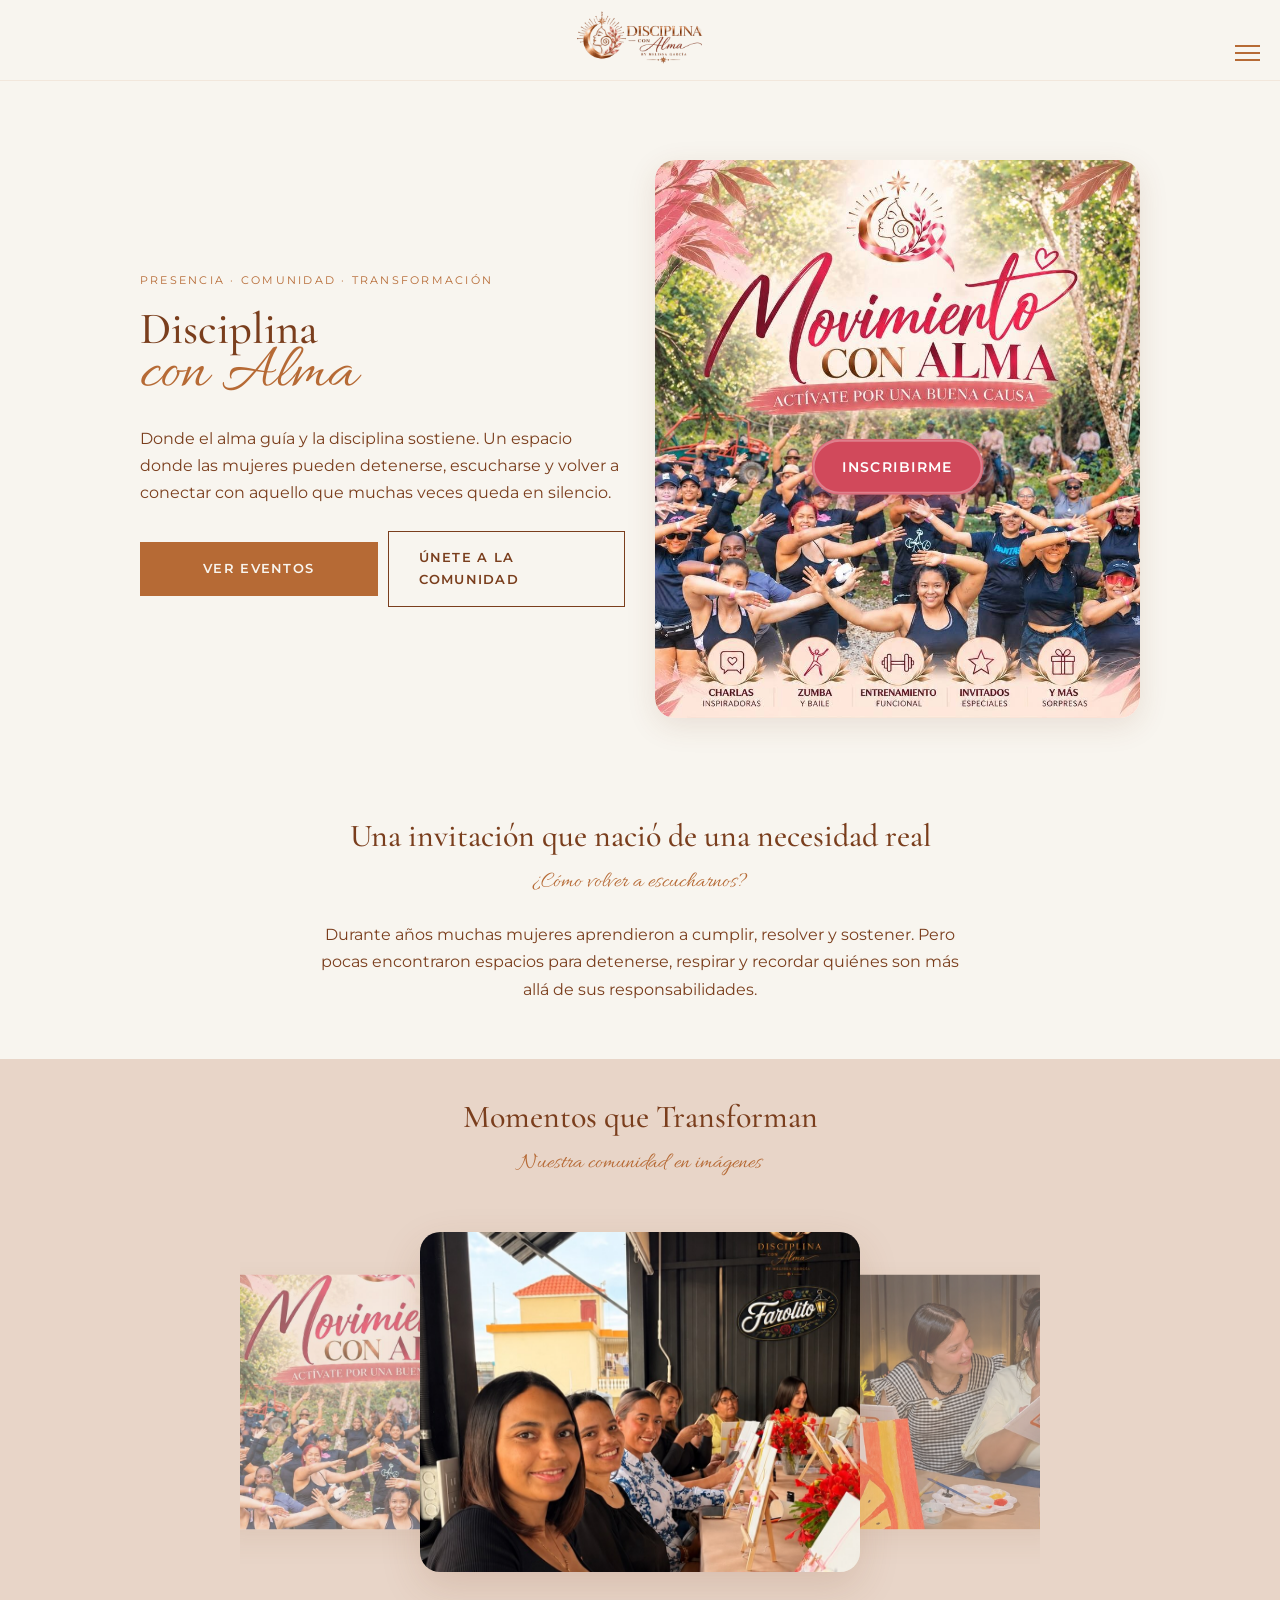
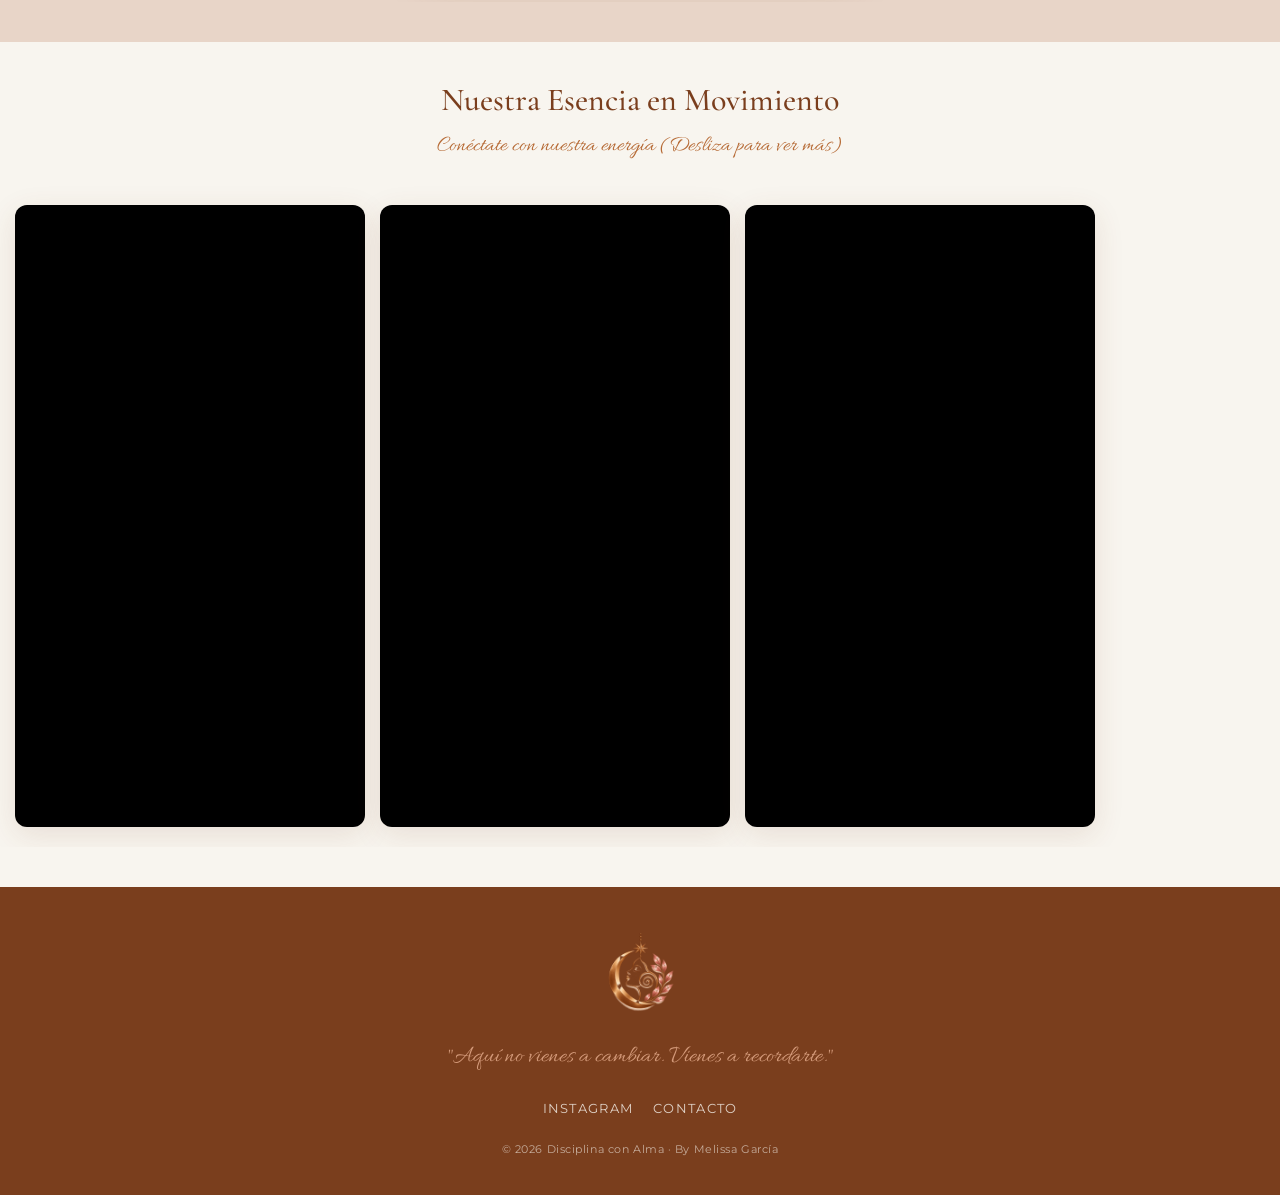
<file: index.html>
<!DOCTYPE html>
<html lang="es">
<head>
  <meta charset="UTF-8">
  <meta name="viewport" content="width=device-width, initial-scale=1.0">
  <title>Disciplina con Alma — Donde el alma guía y la disciplina sostiene</title>
  <meta name="description" content="Comunidad y experiencia transformacional para mujeres que desean reconectar consigo mismas.">

  <link rel="preconnect" href="https://fonts.googleapis.com">
  <link rel="preconnect" href="https://fonts.gstatic.com" crossorigin>
  <link href="https://fonts.googleapis.com/css2?family=Cormorant+Garamond:ital,wght@0,400;0,500;0,600;1,400&family=Montserrat:wght@300;400;500;600&family=Allura&display=swap" rel="stylesheet">
  
  <link rel="stylesheet" href="assets/css/variables.css">
  <link rel="stylesheet" href="assets/css/main.css">

  <style>
    /* --- ESTILOS DEL BOTÓN FLOTANTE EN LA IMAGEN --- */
    .hero-imagen-wrapper {
      position: relative;
      border-radius: var(--radio-lg);
      overflow: hidden;
      box-shadow: var(--sombra-media);
    }
    .hero-imagen-wrapper img { width: 100%; height: auto; display: block; }
    .btn-flotante-imagen {
      position: absolute; top: 55%; left: 50%; transform: translate(-50%, -50%);
      background-color: #D1495B; color: white; padding: 15px 30px; border-radius: 50px;
      font-family: var(--font-texto); font-weight: 600; font-size: 0.9rem;
      text-transform: uppercase; letter-spacing: 0.1em; text-decoration: none;
      box-shadow: 0 8px 20px rgba(209, 73, 91, 0.5), inset 0 0 0 2px rgba(255, 255, 255, 0.3);
      border: 1px solid rgba(255, 255, 255, 0.2); transition: all 0.3s ease;
      white-space: nowrap; z-index: 10;
    }
    .btn-flotante-imagen:hover { background-color: #b53c4c; transform: translate(-50%, -50%) scale(1.05); }

    /* --- ESTILOS DEL CARRUSEL DE FOTOS INTERACTIVO --- */
    .carrusel-wrapper {
      position: relative; width: 100%; max-width: 800px; margin: 0 auto;
      height: 400px; display: flex; justify-content: center; align-items: center; overflow: hidden;
    }
    .carrusel-item {
      position: absolute; transition: all 0.6s cubic-bezier(0.25, 1, 0.5, 1);
      border-radius: var(--radio-lg); overflow: hidden; box-shadow: var(--sombra-fuerte);
      cursor: pointer; width: 55%; height: 85%; opacity: 0; transform: scale(0.6); z-index: 1;
    }
    .carrusel-item img { width: 100%; height: 100%; object-fit: cover; pointer-events: none; }
    .carrusel-item.activo { opacity: 1; transform: scale(1); z-index: 3; cursor: default; }
    .carrusel-item.prev { opacity: 0.6; transform: translateX(-60%) scale(0.75); z-index: 2; }
    .carrusel-item.next { opacity: 0.6; transform: translateX(60%) scale(0.75); z-index: 2; }

    /* --- ESTILOS DEL CARRUSEL DE VIDEOS (SHORTS) --- */
    .carrusel-videos {
      display: flex; gap: 15px; overflow-x: auto; scroll-snap-type: x mandatory;
      padding: 20px 15px; -webkit-overflow-scrolling: touch; scrollbar-width: none;
    }
    .carrusel-videos::-webkit-scrollbar { display: none; }
    .video-item {
      flex: 0 0 75%; scroll-snap-align: center; border-radius: var(--radio-md);
      overflow: hidden; box-shadow: var(--sombra-media); position: relative;
      padding-bottom: 133%; background-color: #000;
    }
    @media (min-width: 768px) {
      .video-item { flex: 0 0 350px; padding-bottom: 622px; }
    }
    .video-item iframe { position: absolute; top: 0; left: 0; width: 100%; height: 100%; border: none; }
  </style>
</head>
<body>

  <nav class="navbar">
    <div class="navbar__contenedor">
      <a href="index.html"><img src="assets/img/logo/logo-horizontal.png" alt="Disciplina con Alma" class="navbar__logo-img"></a>
      <button class="navbar__toggle" aria-label="Abrir menú"><span></span><span></span><span></span></button>
      <ul class="navbar__menu">
        <li><a href="index.html" class="activo">Inicio</a></li>
        <li><a href="sobre.html">Sobre</a></li>
        <li><a href="experiencias.html">Experiencias</a></li>
        <li><a href="comunidad.html">Comunidad</a></li>
        <li><a href="eventos.html">Eventos</a></li>
        <li><a href="solidarios.html">Solidarios</a></li>
        <li><a href="contacto.html">Contacto</a></li>
      </ul>
    </div>
  </nav>

  <header class="hero-luxury">
    <div class="hero-luxury__contenedor">
      <div class="hero-luxury__texto">
        <div class="hero-luxury__etiqueta">Presencia · Comunidad · Transformación</div>
        <h1 class="hero-luxury__titulo">Disciplina <span>con Alma</span></h1>
        <p class="hero-luxury__desc">Donde el alma guía y la disciplina sostiene. Un espacio donde las mujeres pueden detenerse, escucharse y volver a conectar con aquello que muchas veces queda en silencio.</p>
        <div class="hero-luxury__acciones">
          <a href="eventos.html" class="btn btn--primario">Ver Eventos</a>
          <a href="https://chat.whatsapp.com/Jvy4qAzStPl2k3BB4wOs66?mode=gi_t" target="_blank" rel="noopener" class="btn btn--secundario">Únete a la comunidad</a>
        </div>
      </div>
      <div class="hero-luxury__imagen hero-imagen-wrapper">
        <img src="assets/img/solidarios/movimiento-portada.jpg" alt="Comunidad Disciplina con Alma">
        <a href="registro-evento.html?evento=Movimiento con Alma" class="btn-flotante-imagen">Inscribirme</a>
      </div>
    </div>
  </header>

  <section class="seccion">
    <div class="contenedor-texto text-center">
      <h2 class="seccion__titulo">Una invitación que nació de una necesidad real</h2>
      <p class="seccion__subtitulo">¿Cómo volver a escucharnos?</p>
      <p>Durante años muchas mujeres aprendieron a cumplir, resolver y sostener. Pero pocas encontraron espacios para detenerse, respirar y recordar quiénes son más allá de sus responsabilidades.</p>
    </div>
  </section>

  <section class="seccion seccion--arena" style="overflow: hidden;">
    <div class="contenedor text-center">
      <h2 class="seccion__titulo">Momentos que Transforman</h2>
      <p class="seccion__subtitulo">Nuestra comunidad en imágenes</p>
      
      <!-- El JS llenará este contenedor con 4 fotos aleatorias -->
      <div class="carrusel-wrapper" id="carrusel-fotos">
        <!-- Aquí se insertarán las fotos dinámicamente -->
      </div>
    </div>
  </section>

  <section class="seccion">
    <div class="contenedor text-center">
      <h2 class="seccion__titulo">Nuestra Esencia en Movimiento</h2>
      <p class="seccion__subtitulo">Conéctate con nuestra energía (Desliza para ver más)</p>
    </div>
    
    <div class="carrusel-videos">
      <div class="video-item"><iframe src="https://www.youtube.com/embed/RxySiyVyRcM" title="Short 1" allow="accelerometer; autoplay; clipboard-write; encrypted-media; gyroscope; picture-in-picture" allowfullscreen></iframe></div>
      <div class="video-item"><iframe src="https://www.youtube.com/embed/ZHhGy-24Cxo" title="Short 2" allow="accelerometer; autoplay; clipboard-write; encrypted-media; gyroscope; picture-in-picture" allowfullscreen></iframe></div>
      <div class="video-item"><iframe src="https://www.youtube.com/embed/wUtj32lchws" title="Short 3" allow="accelerometer; autoplay; clipboard-write; encrypted-media; gyroscope; picture-in-picture" allowfullscreen></iframe></div>
    </div>
  </section>

  <footer class="footer">
    <img src="assets/img/logo/logo-icono.png" alt="Disciplina con Alma" class="footer__logo" loading="lazy">
    <p class="footer__frase">"Aquí no vienes a cambiar. Vienes a recordarte."</p>
    <div class="footer__redes">
      <a href="https://instagram.com/disciplinaconalma_" target="_blank" rel="noopener">Instagram</a>
      <a href="contacto.html">Contacto</a>
    </div>
    <p class="footer__copy">© <span data-year></span> Disciplina con Alma · By Melissa García</p>
  </footer>

  <script src="assets/js/main.js"></script>

  <!-- SCRIPT DEL CARRUSEL CON FOTOS ALEATORIAS -->
  <script>
    document.addEventListener('DOMContentLoaded', () => {
      // 1. Definimos el "banco" de todas las fotos disponibles
      const todasLasFotos = [
        // Fotos del evento solidario
        "assets/img/solidarios/movimiento-funcional.jpg",
        "assets/img/solidarios/movimiento-zumba.jpg",
        "assets/img/solidarios/movimiento-zumba-2.jpg",
        "assets/img/solidarios/movimiento-portada.jpg",
        // Fotos del evento "Arte, Conversación y Mujeres Reales"
        "assets/img/galerias/arte-conversacion-mujeres-reales/1.jpg",
        "assets/img/galerias/arte-conversacion-mujeres-reales/2.jpg",
        "assets/img/galerias/arte-conversacion-mujeres-reales/3.jpg",
        "assets/img/galerias/arte-conversacion-mujeres-reales/4.jpg",
        "assets/img/galerias/arte-conversacion-mujeres-reales/5.jpg",
        "assets/img/galerias/arte-conversacion-mujeres-reales/6.jpg",
        "assets/img/galerias/arte-conversacion-mujeres-reales/7.jpg",
        "assets/img/galerias/arte-conversacion-mujeres-reales/8.jpg",
        "assets/img/galerias/arte-conversacion-mujeres-reales/9.jpg",
        "assets/img/galerias/arte-conversacion-mujeres-reales/10.jpg",
        "assets/img/galerias/arte-conversacion-mujeres-reales/11.jpg",
        "assets/img/galerias/arte-conversacion-mujeres-reales/12.jpg",
        "assets/img/galerias/arte-conversacion-mujeres-reales/13.jpg",
        "assets/img/galerias/arte-conversacion-mujeres-reales/14.jpg",
        "assets/img/galerias/arte-conversacion-mujeres-reales/15.jpg",
        "assets/img/galerias/arte-conversacion-mujeres-reales/16.jpg",
        "assets/img/galerias/arte-conversacion-mujeres-reales/17.jpg",
        "assets/img/galerias/arte-conversacion-mujeres-reales/18.jpg",
        "assets/img/galerias/arte-conversacion-mujeres-reales/19.jpg",
        "assets/img/galerias/arte-conversacion-mujeres-reales/20.jpg"
      ];

      const contenedorCarrusel = document.getElementById('carrusel-fotos');
      let currentIndex = 0;
      let itemsCargados = [];

      // 2. Función para mezclar el arreglo y sacar 4 fotos al azar
      function obtenerFotosAleatorias(arr, num) {
        const mezclado = [...arr].sort(() => 0.5 - Math.random());
        return mezclado.slice(0, num);
      }

      // 3. Función para inyectar las fotos en el HTML
      function construirCarrusel() {
        const fotosSeleccionadas = obtenerFotosAleatorias(todasLasFotos, 4);
        contenedorCarrusel.innerHTML = ''; // Limpiar
        
        fotosSeleccionadas.forEach((src, index) => {
          const div = document.createElement('div');
          div.className = 'carrusel-item';
          div.dataset.index = index;
          div.innerHTML = `<img src="${src}" alt="Momento ${index + 1}" loading="lazy">`;
          contenedorCarrusel.appendChild(div);
        });

        itemsCargados = document.querySelectorAll('.carrusel-item');
        agregarEventos();
        renderCarrusel();
      }

      // 4. Lógica de rotación del carrusel
      function renderCarrusel() {
        itemsCargados.forEach((item, index) => {
          item.classList.remove('activo', 'prev', 'next');
          if (index === currentIndex) {
            item.classList.add('activo');
          } else if (index === (currentIndex - 1 + itemsCargados.length) % itemsCargados.length) {
            item.classList.add('prev');
          } else if (index === (currentIndex + 1) % itemsCargados.length) {
            item.classList.add('next');
          }
        });
      }

      function agregarEventos() {
        itemsCargados.forEach((item, index) => {
          item.addEventListener('click', () => {
            if (index !== currentIndex) {
              currentIndex = index;
              renderCarrusel();
            }
          });
        });
      }

      // Iniciar todo
      construirCarrusel();

      // Auto-rotación cada 5 segundos
      setInterval(() => {
        if(itemsCargados.length > 0) {
          currentIndex = (currentIndex + 1) % itemsCargados.length;
          renderCarrusel();
        }
      }, 5000);
    });
  </script>
</body>
</html>
</file>
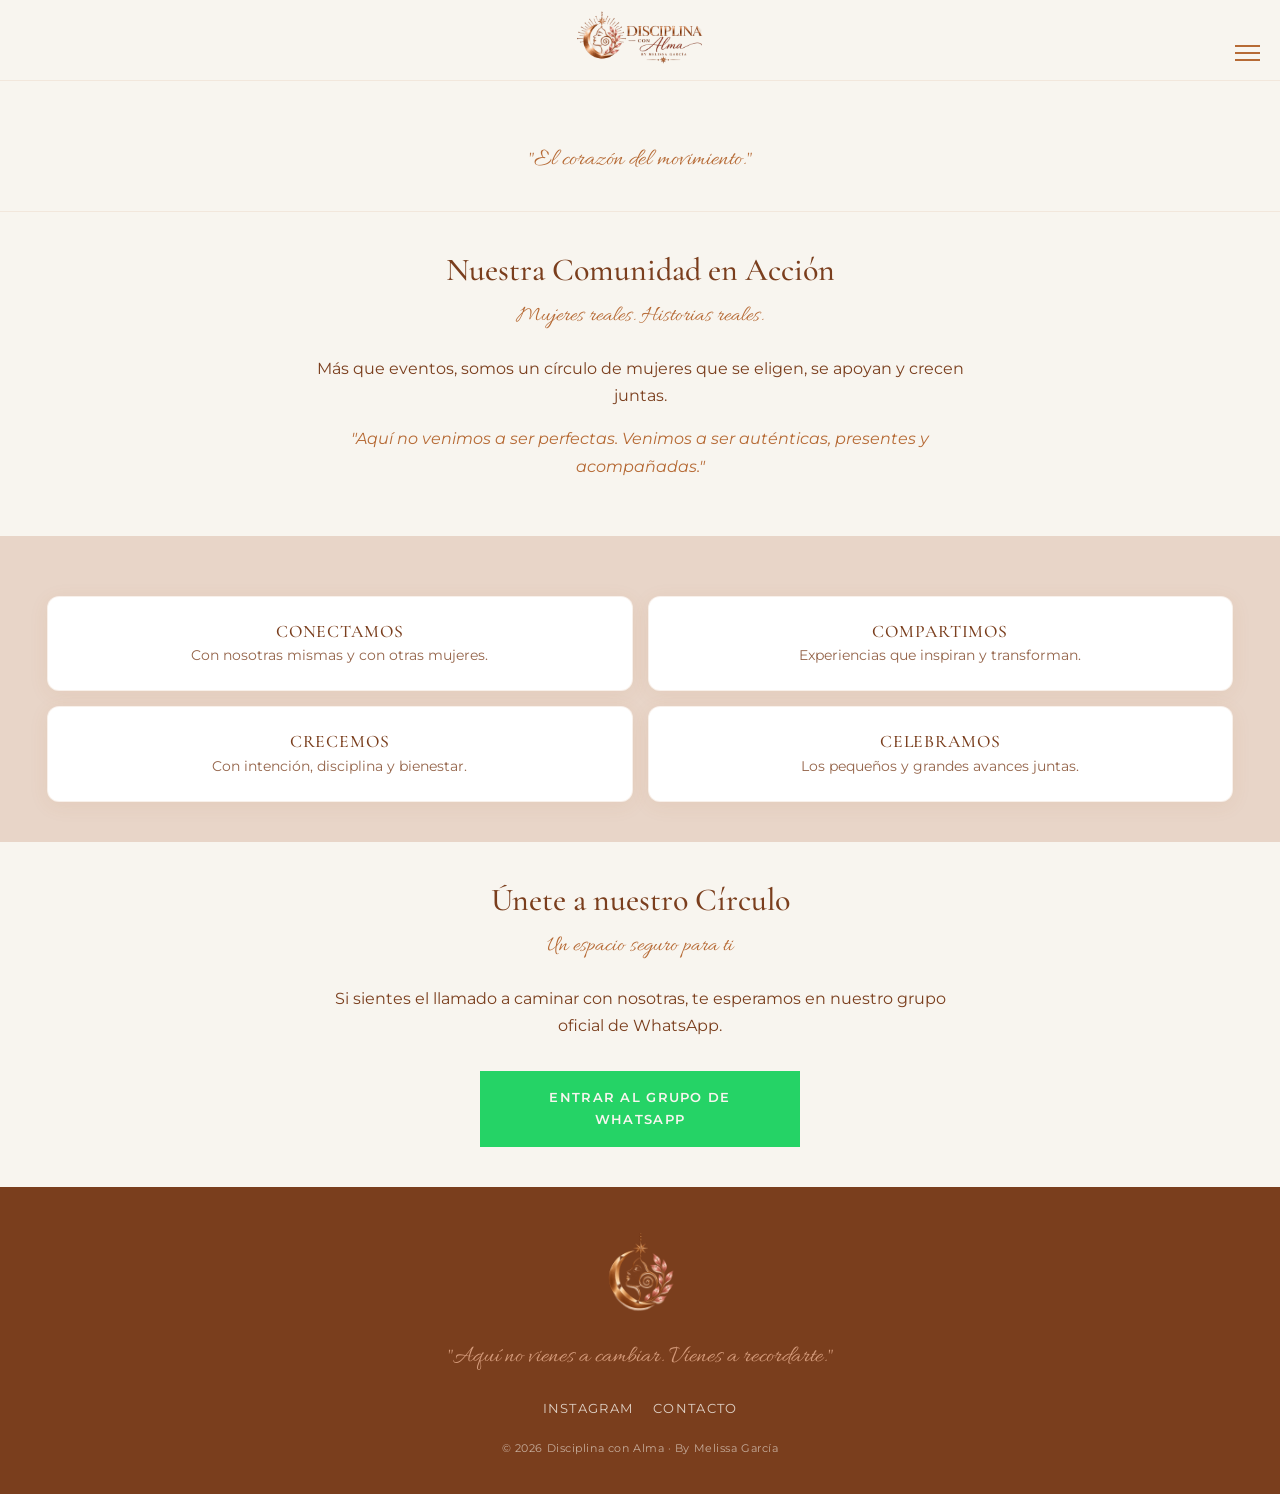
<file: comunidad.html>
<!DOCTYPE html>
<html lang="es">
<head>
  <meta charset="UTF-8">
  <meta name="viewport" content="width=device-width, initial-scale=1.0">
  <title>Comunidad — Disciplina con Alma</title>
  <link rel="preconnect" href="https://fonts.googleapis.com">
  <link rel="preconnect" href="https://fonts.gstatic.com" crossorigin>
  <link href="https://fonts.googleapis.com/css2?family=Cormorant+Garamond:ital,wght@0,400;0,500;0,600;1,400&family=Montserrat:wght@300;400;500;600&family=Allura&display=swap" rel="stylesheet">
  <link rel="stylesheet" href="assets/css/variables.css">
  <link rel="stylesheet" href="assets/css/main.css">
</head>
<body>
  <nav class="navbar">
    <div class="navbar__contenedor">
      <a href="index.html"><img src="assets/img/logo/logo-horizontal.png" alt="Disciplina con Alma" class="navbar__logo-img"></a>
      <button class="navbar__toggle"><span></span><span></span><span></span></button>
      <ul class="navbar__menu">
        <li><a href="index.html">Inicio</a></li>
        <li><a href="sobre.html">Sobre</a></li>
        <li><a href="experiencias.html">Experiencias</a></li>
        <li><a href="comunidad.html" class="activo">Comunidad</a></li>
        <li><a href="eventos.html">Eventos</a></li>
        <li><a href="solidarios.html">Solidarios</a></li>
        <li><a href="contacto.html">Contacto</a></li>
      </ul>
    </div>
  </nav>

  <header class="hero--interno">
    <p class="hero__frase">"El corazón del movimiento."</p>
  </header>

  <section class="seccion">
    <div class="contenedor-texto text-center">
      <h2 class="seccion__titulo">Nuestra Comunidad en Acción</h2>
      <p class="seccion__subtitulo">Mujeres reales. Historias reales.</p>
      <p>Más que eventos, somos un círculo de mujeres que se eligen, se apoyan y crecen juntas.</p>
      <p style="font-style: italic; color: var(--color-cobre); margin-top: 1rem;">"Aquí no venimos a ser perfectas. Venimos a ser auténticas, presentes y acompañadas."</p>
    </div>
  </section>

  <section class="seccion seccion--arena">
    <div class="contenedor">
      <ul class="grid-pilares">
        <li class="pilar"><h3 class="pilar__titulo">Conectamos</h3><p>Con nosotras mismas y con otras mujeres.</p></li>
        <li class="pilar"><h3 class="pilar__titulo">Compartimos</h3><p>Experiencias que inspiran y transforman.</p></li>
        <li class="pilar"><h3 class="pilar__titulo">Crecemos</h3><p>Con intención, disciplina y bienestar.</p></li>
        <li class="pilar"><h3 class="pilar__titulo">Celebramos</h3><p>Los pequeños y grandes avances juntas.</p></li>
      </ul>
    </div>
  </section>

  <section class="seccion text-center">
    <div class="contenedor-texto">
      <h2 class="seccion__titulo">Únete a nuestro Círculo</h2>
      <p class="seccion__subtitulo">Un espacio seguro para ti</p>
      <p style="margin-bottom: 2rem;">Si sientes el llamado a caminar con nosotras, te esperamos en nuestro grupo oficial de WhatsApp.</p>
      <a href="https://chat.whatsapp.com/Jvy4qAzStPl2k3BB4wOs66?mode=gi_t" target="_blank" class="btn btn--primario" style="background-color: #25D366; border-color: #25D366;">Entrar al grupo de WhatsApp</a>
    </div>
  </section>

  <footer class="footer">
    <img src="assets/img/logo/logo-icono.png" alt="Disciplina con Alma" class="footer__logo">
    <p class="footer__frase">"Aquí no vienes a cambiar. Vienes a recordarte."</p>
    <div class="footer__redes">
      <a href="https://instagram.com/disciplinaconalma_" target="_blank">Instagram</a>
      <a href="contacto.html">Contacto</a>
    </div>
    <p class="footer__copy">© <span data-year></span> Disciplina con Alma · By Melissa García</p>
  </footer>
  <script src="assets/js/main.js"></script>
</body>
</html>
</file>
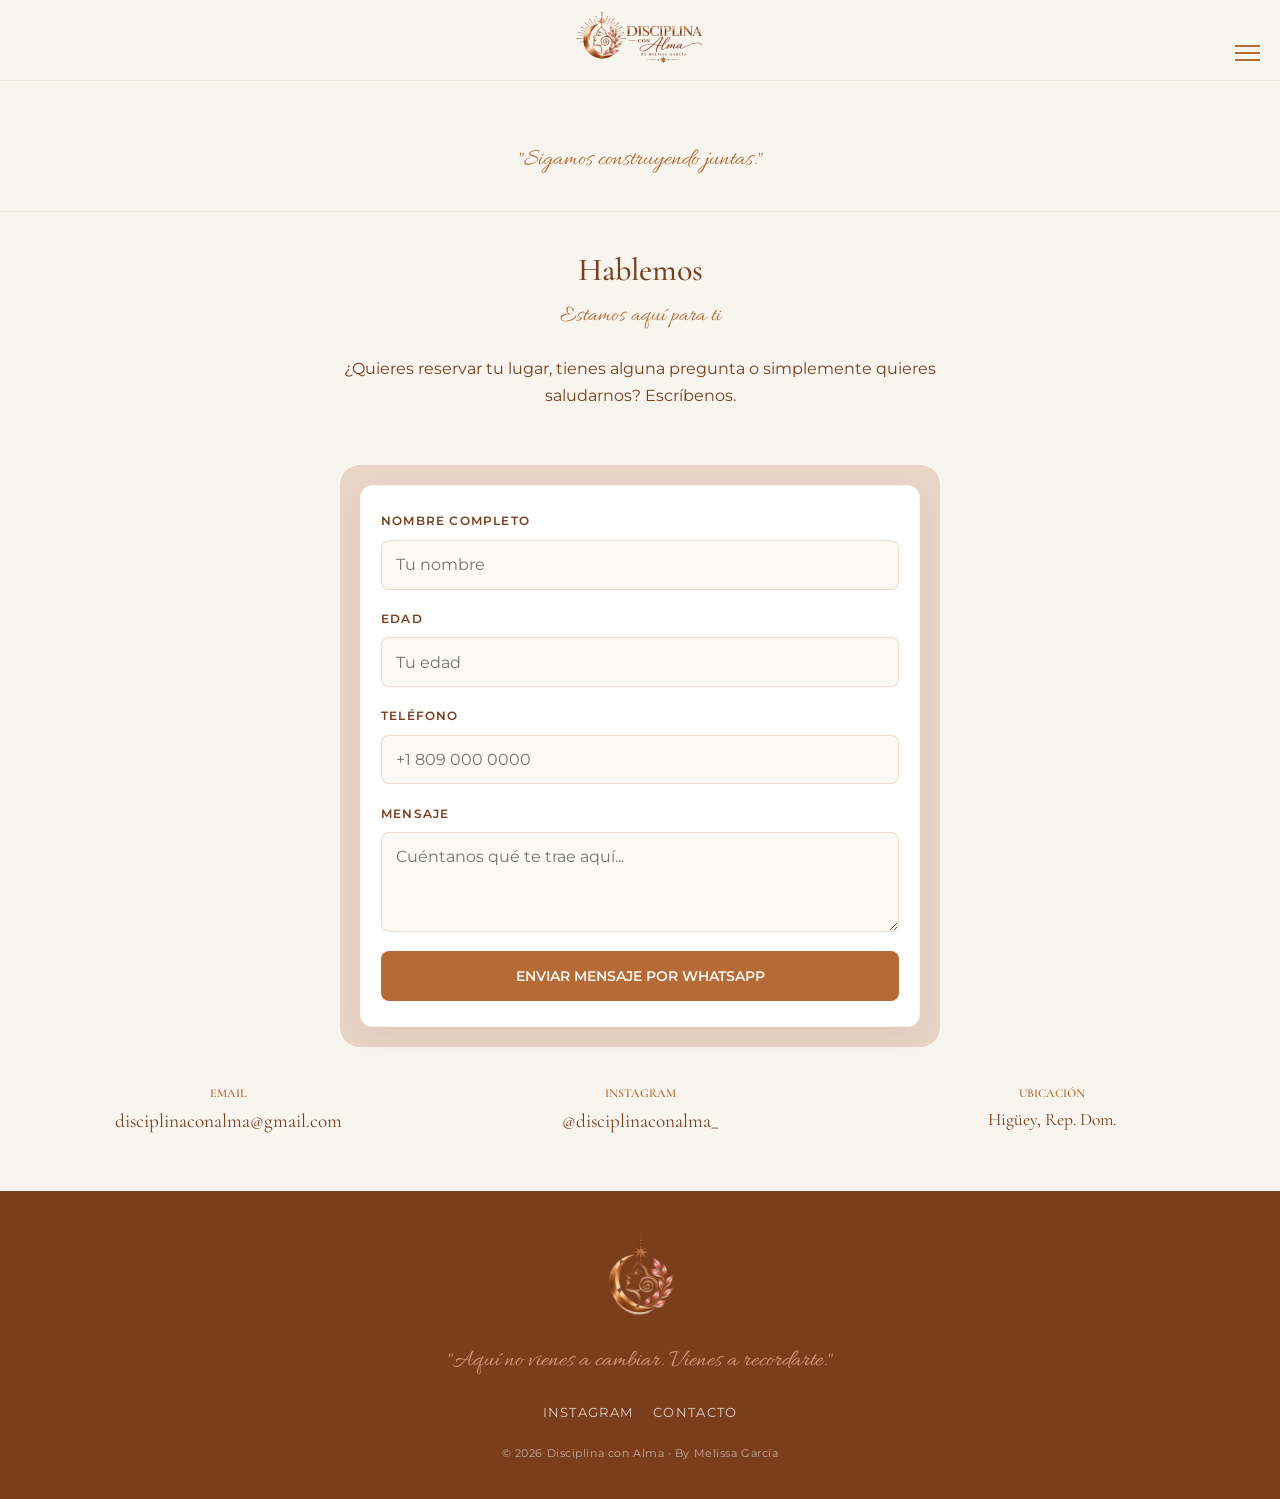
<file: contacto.html>
<!DOCTYPE html>
<html lang="es">
<head>
  <meta charset="UTF-8">
  <meta name="viewport" content="width=device-width, initial-scale=1.0">
  <title>Contacto — Disciplina con Alma</title>
  <link rel="preconnect" href="https://fonts.googleapis.com">
  <link rel="preconnect" href="https://fonts.gstatic.com" crossorigin>
  <link href="https://fonts.googleapis.com/css2?family=Cormorant+Garamond:ital,wght@0,400;0,500;0,600;1,400&family=Montserrat:wght@300;400;500;600&family=Allura&display=swap" rel="stylesheet">
  <link rel="stylesheet" href="assets/css/variables.css">
  <link rel="stylesheet" href="assets/css/main.css">
</head>
<body>
  <nav class="navbar">
    <div class="navbar__contenedor">
      <a href="index.html"><img src="assets/img/logo/logo-horizontal.png" alt="Disciplina con Alma" class="navbar__logo-img"></a>
      <button class="navbar__toggle"><span></span><span></span><span></span></button>
      <ul class="navbar__menu">
        <li><a href="index.html">Inicio</a></li>
        <li><a href="sobre.html">Sobre</a></li>
        <li><a href="experiencias.html">Experiencias</a></li>
        <li><a href="comunidad.html">Comunidad</a></li>
        <li><a href="eventos.html">Eventos</a></li>
        <li><a href="solidarios.html">Solidarios</a></li>
        <li><a href="contacto.html" class="activo">Contacto</a></li>
      </ul>
    </div>
  </nav>

  <header class="hero--interno">
    <p class="hero__frase">"Sigamos construyendo juntas."</p>
  </header>

  <section class="seccion">
    <div class="contenedor-texto text-center">
      <h2 class="seccion__titulo">Hablemos</h2>
      <p class="seccion__subtitulo">Estamos aquí para ti</p>
      <p>¿Quieres reservar tu lugar, tienes alguna pregunta o simplemente quieres saludarnos? Escríbenos.</p>
    </div>
  </section>

  <section class="seccion" style="padding-top: 0;">
    <div class="contenedor">
      <div class="contacto-wrapper">
        <div class="form-card">
          <form id="contacto-form">
            <div class="form-group"><label class="form-label">Nombre completo</label><input type="text" id="nombre" class="form-control" placeholder="Tu nombre" required></div>
            <div class="form-group"><label class="form-label">Edad</label><input type="number" id="edad" class="form-control" placeholder="Tu edad" required></div>
            <div class="form-group"><label class="form-label">Teléfono</label><input type="tel" id="telefono" class="form-control" placeholder="+1 809 000 0000" required></div>
            <div class="form-group"><label class="form-label">Mensaje</label><textarea id="mensaje" class="form-control" placeholder="Cuéntanos qué te trae aquí..." required></textarea></div>
            <button type="submit" class="btn-submit">Enviar mensaje por WhatsApp</button>
          </form>
        </div>
      </div>

      <div class="info-grid">
        <div class="info-bloque"><h3 class="info-bloque__titulo">Email</h3><a href="mailto:disciplinaconalma@gmail.com" class="info-bloque__link">disciplinaconalma@gmail.com</a></div>
        <div class="info-bloque"><h3 class="info-bloque__titulo">Instagram</h3><a href="https://instagram.com/disciplinaconalma_" target="_blank" class="info-bloque__link">@disciplinaconalma_</a></div>
        <div class="info-bloque"><h3 class="info-bloque__titulo">Ubicación</h3><p class="info-bloque__link" style="font-size: 1.1rem;">Higüey, Rep. Dom.</p></div>
      </div>
    </div>
  </section>

  <footer class="footer">
    <img src="assets/img/logo/logo-icono.png" alt="Disciplina con Alma" class="footer__logo">
    <p class="footer__frase">"Aquí no vienes a cambiar. Vienes a recordarte."</p>
    <div class="footer__redes">
      <a href="https://instagram.com/disciplinaconalma_" target="_blank">Instagram</a>
      <a href="contacto.html">Contacto</a>
    </div>
    <p class="footer__copy">© <span data-year></span> Disciplina con Alma · By Melissa García</p>
  </footer>
  <script src="assets/js/main.js"></script>
  <script>
    document.addEventListener('DOMContentLoaded', () => {
      const form = document.getElementById('contacto-form');
      const numeroWhatsApp = '18098438291';
      form.addEventListener('submit', (e) => {
        e.preventDefault();
        const nombre = document.getElementById('nombre').value.trim();
        const edad = document.getElementById('edad').value.trim();
        const telefono = document.getElementById('telefono').value.trim();
        const mensaje = document.getElementById('mensaje').value.trim();
        const textoMensaje = `Hola Melissa, te escribo desde la web.\n\n👤 *Nombre:* ${nombre}\n🎂 *Edad:* ${edad}\n📱 *Teléfono:* ${telefono}\n\n💬 *Mensaje:* ${mensaje}`;
        window.open(`https://wa.me/${numeroWhatsApp}?text=${encodeURIComponent(textoMensaje)}`, '_blank');
        form.reset();
      });
    });
  </script>
</body>
</html>
</file>
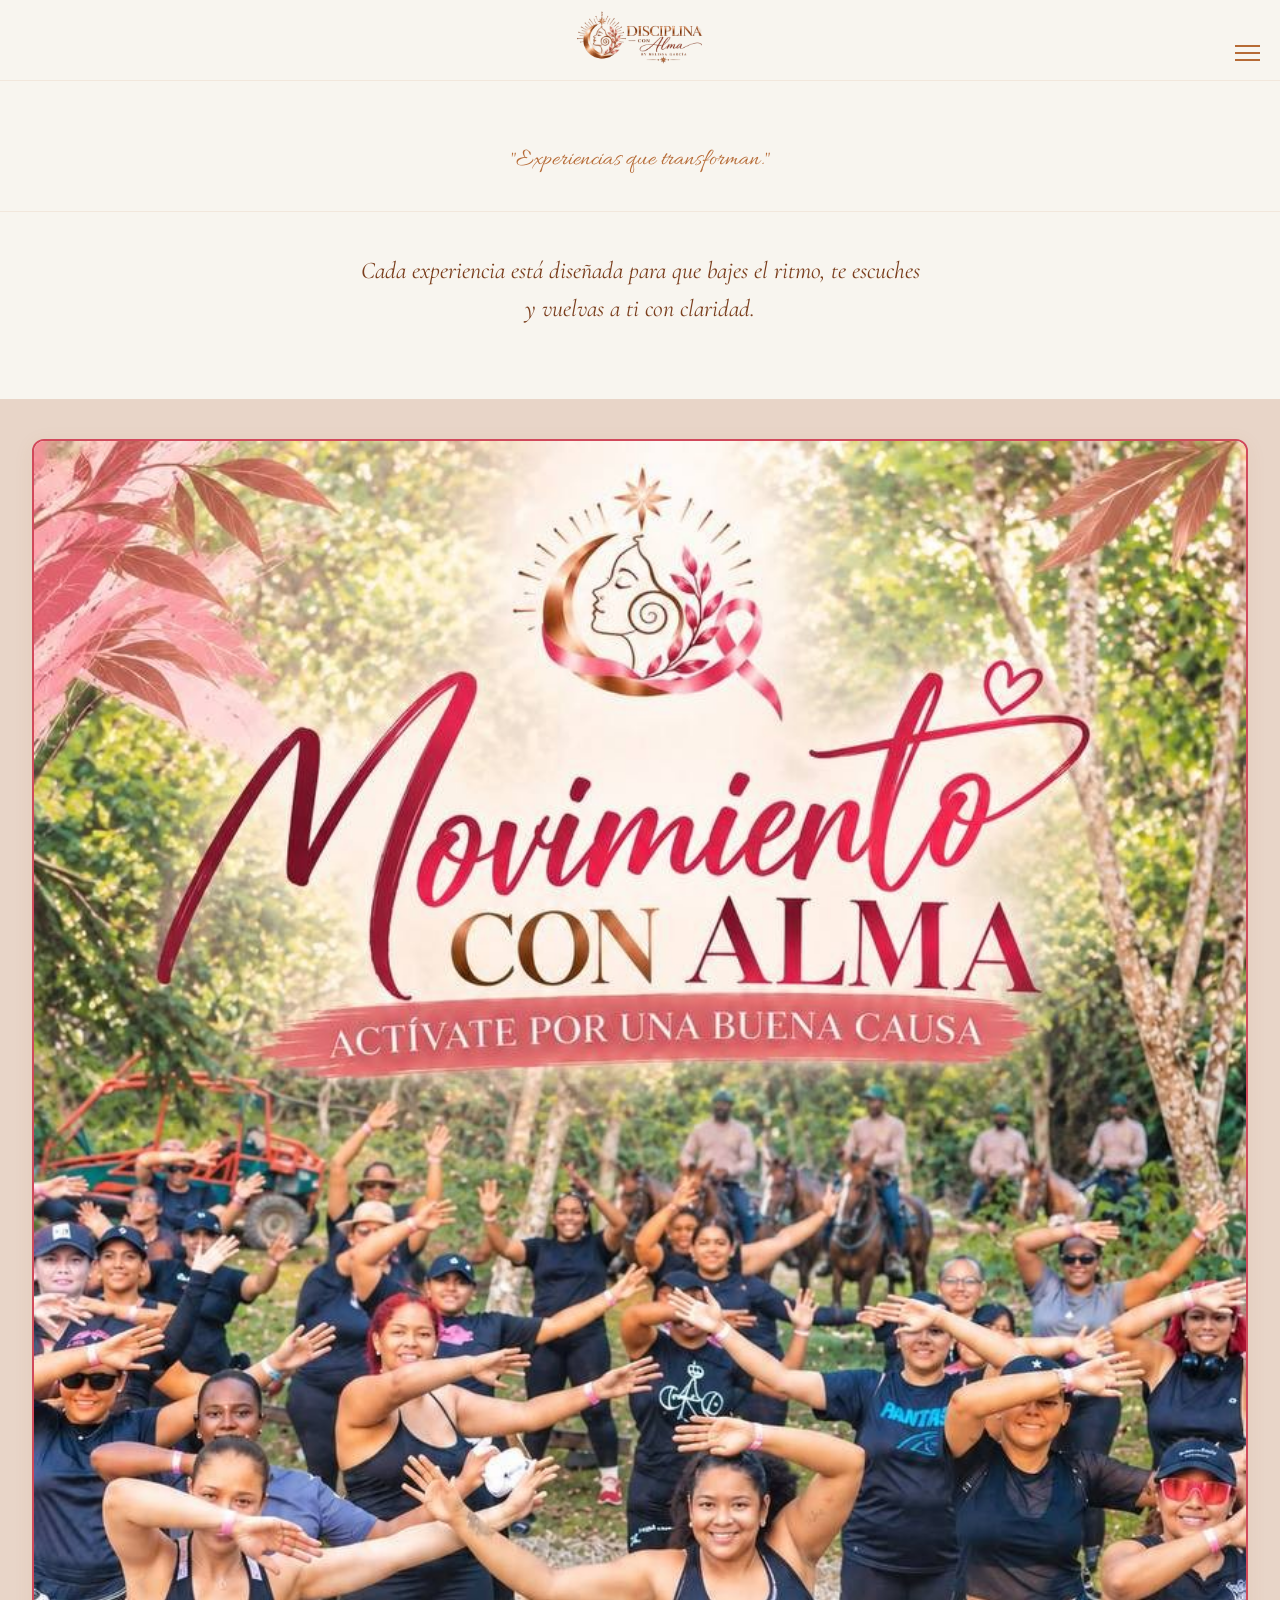
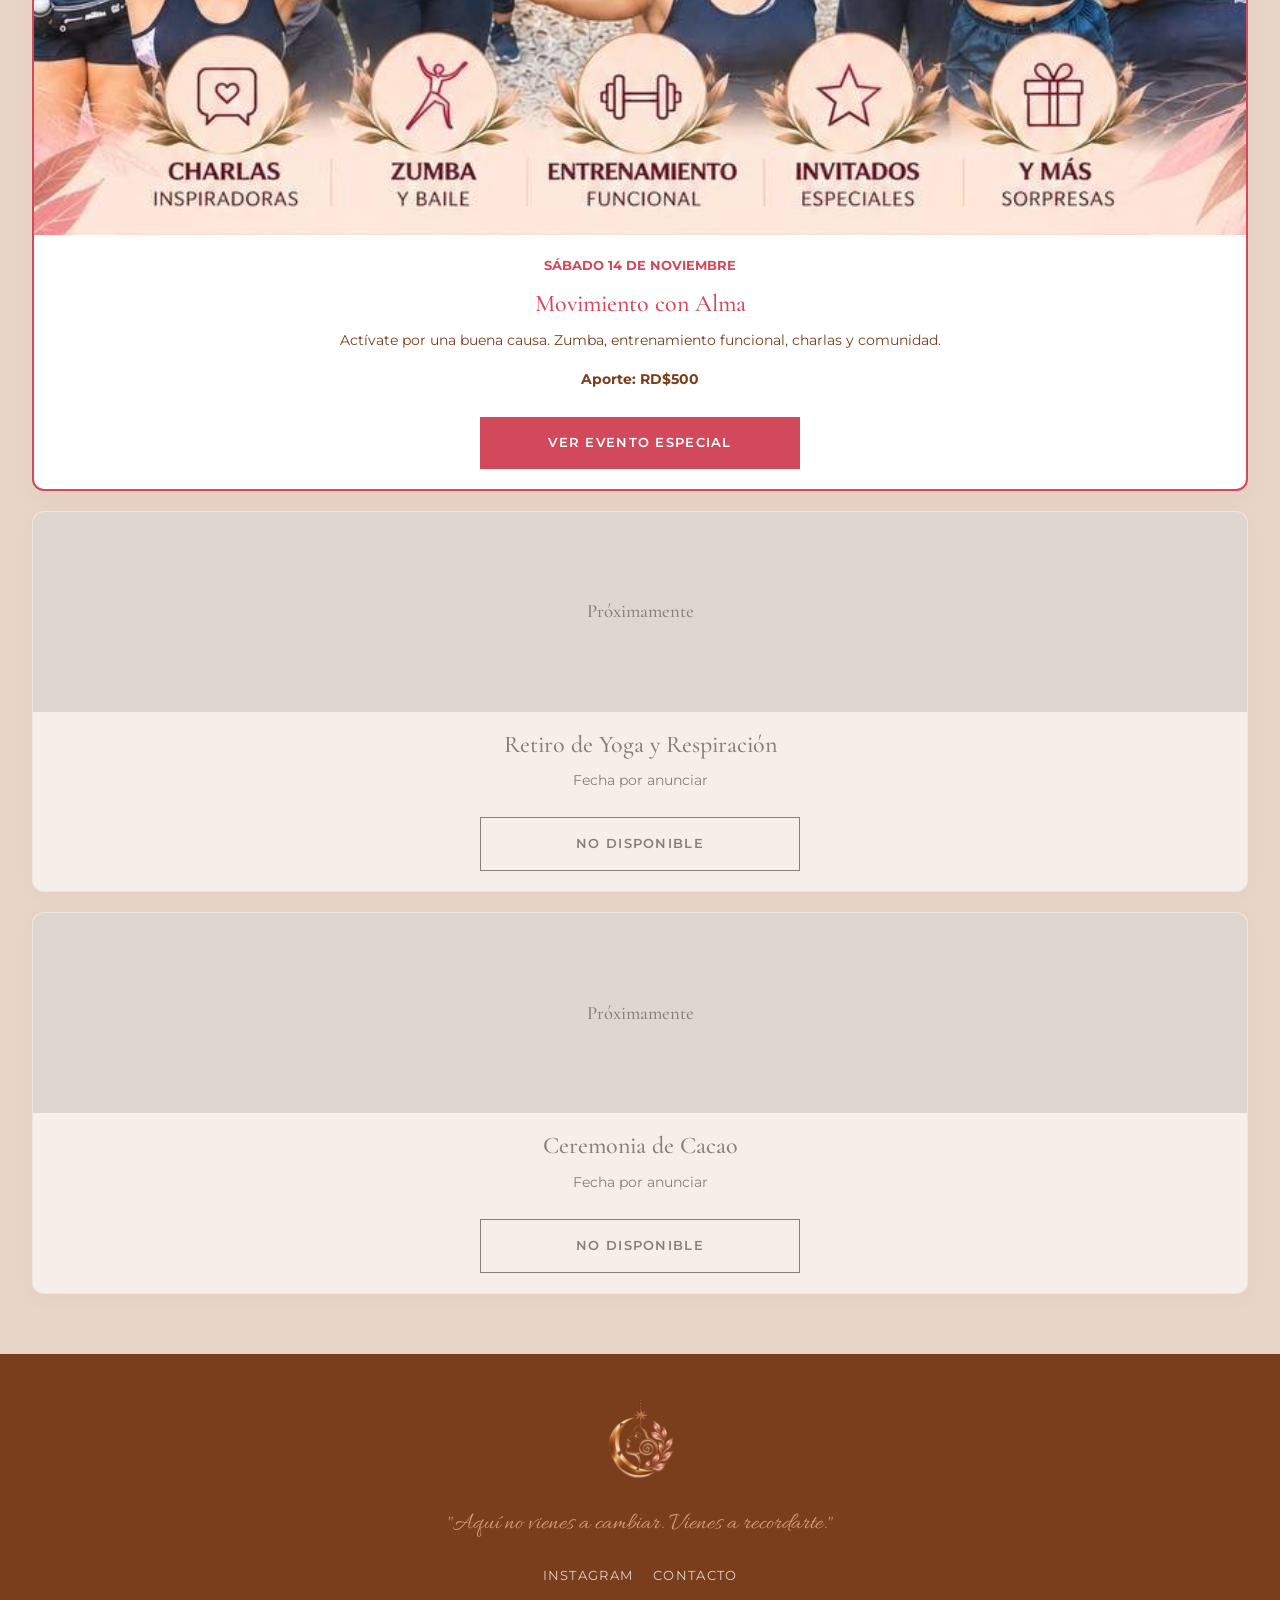
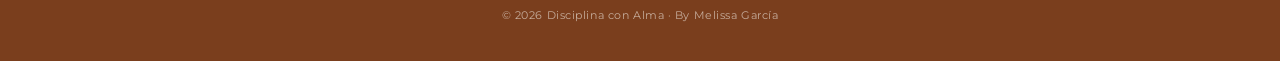
<file: eventos.html>
<!DOCTYPE html>
<html lang="es">
<head>
  <meta charset="UTF-8">
  <meta name="viewport" content="width=device-width, initial-scale=1.0">
  <title>Eventos — Disciplina con Alma</title>
  <link rel="preconnect" href="https://fonts.googleapis.com">
  <link rel="preconnect" href="https://fonts.gstatic.com" crossorigin>
  <link href="https://fonts.googleapis.com/css2?family=Cormorant+Garamond:ital,wght@0,400;0,500;0,600;1,400&family=Montserrat:wght@300;400;500;600&family=Allura&display=swap" rel="stylesheet">
  <link rel="stylesheet" href="assets/css/variables.css">
  <link rel="stylesheet" href="assets/css/main.css">
  <style>
    .texto-destacado { font-family: var(--font-titulo); font-size: clamp(1.2rem, 4vw, 1.5rem); font-style: italic; color: var(--color-bronce); line-height: 1.6; max-width: 600px; margin: 0 auto 30px auto; position: relative; padding: 0 20px; text-align: center; }
    .evento-card { background: white; border-radius: var(--radio-md); overflow: hidden; box-shadow: var(--sombra-suave); margin-bottom: 20px; border: 1px solid rgba(182, 106, 53, 0.1); }
    .evento-card img { width: 100%; height: auto; object-fit: cover; }
    .evento-info { padding: 20px; text-align: center; }
    .evento-info h3 { font-size: 1.5rem; margin-bottom: 10px; }
    .evento-info p { font-size: 0.9rem; margin-bottom: 15px; }
    .evento-info .btn { margin-top: 10px; }
    .evento--proximamente { opacity: 0.6; filter: grayscale(1); }
  </style>
</head>
<body>
  <nav class="navbar">
    <div class="navbar__contenedor">
      <a href="index.html"><img src="assets/img/logo/logo-horizontal.png" alt="Disciplina con Alma" class="navbar__logo-img"></a>
      <button class="navbar__toggle"><span></span><span></span><span></span></button>
      <ul class="navbar__menu">
        <li><a href="index.html">Inicio</a></li>
        <li><a href="sobre.html">Sobre</a></li>
        <li><a href="experiencias.html">Experiencias</a></li>
        <li><a href="comunidad.html">Comunidad</a></li>
        <li><a href="eventos.html" class="activo">Eventos</a></li>
        <li><a href="solidarios.html">Solidarios</a></li>
        <li><a href="contacto.html">Contacto</a></li>
      </ul>
    </div>
  </nav>

  <header class="hero--interno">
    <p class="hero__frase">"Experiencias que transforman."</p>
  </header>

  <section class="seccion">
    <div class="contenedor-texto">
      <p class="texto-destacado">Cada experiencia está diseñada para que bajes el ritmo, te escuches y vuelvas a ti con claridad.</p>
    </div>
  </section>

  <section class="seccion seccion--arena">
    <div class="contenedor">
      
      <!-- Evento Disponible -->
      <div class="evento-card" style="border: 2px solid #D1495B;">
        <img src="assets/img/solidarios/movimiento-logo.png" alt="Movimiento con Alma">
        <div class="evento-info">
          <p style="color: #D1495B; font-weight: bold; font-size: 0.8rem; text-transform: uppercase;">Sábado 14 de Noviembre</p>
          <h3 style="color: #D1495B;">Movimiento con Alma</h3>
          <p>Actívate por una buena causa. Zumba, entrenamiento funcional, charlas y comunidad.</p>
          <p style="font-weight: bold;">Aporte: RD$500</p>
          <a href="solidarios.html" class="btn" style="background-color: #D1495B; color: white;">Ver evento especial</a>
        </div>
      </div>

      <!-- Próximamente 1 -->
      <div class="evento-card evento--proximamente">
        <div style="background-color: var(--color-arena); height: 200px; display: flex; align-items: center; justify-content: center;">
          <h3 style="color: var(--color-bronce);">Próximamente</h3>
        </div>
        <div class="evento-info">
          <h3>Retiro de Yoga y Respiración</h3>
          <p>Fecha por anunciar</p>
          <a href="#" class="btn btn--secundario" style="pointer-events: none;">No disponible</a>
        </div>
      </div>

      <!-- Próximamente 2 -->
      <div class="evento-card evento--proximamente">
        <div style="background-color: var(--color-arena); height: 200px; display: flex; align-items: center; justify-content: center;">
          <h3 style="color: var(--color-bronce);">Próximamente</h3>
        </div>
        <div class="evento-info">
          <h3>Ceremonia de Cacao</h3>
          <p>Fecha por anunciar</p>
          <a href="#" class="btn btn--secundario" style="pointer-events: none;">No disponible</a>
        </div>
      </div>

    </div>
  </section>

  <footer class="footer">
    <img src="assets/img/logo/logo-icono.png" alt="Disciplina con Alma" class="footer__logo">
    <p class="footer__frase">"Aquí no vienes a cambiar. Vienes a recordarte."</p>
    <div class="footer__redes">
      <a href="https://instagram.com/disciplinaconalma_" target="_blank">Instagram</a>
      <a href="contacto.html">Contacto</a>
    </div>
    <p class="footer__copy">© <span data-year></span> Disciplina con Alma · By Melissa García</p>
  </footer>
  <script src="assets/js/main.js"></script>
</body>
</html>
</file>
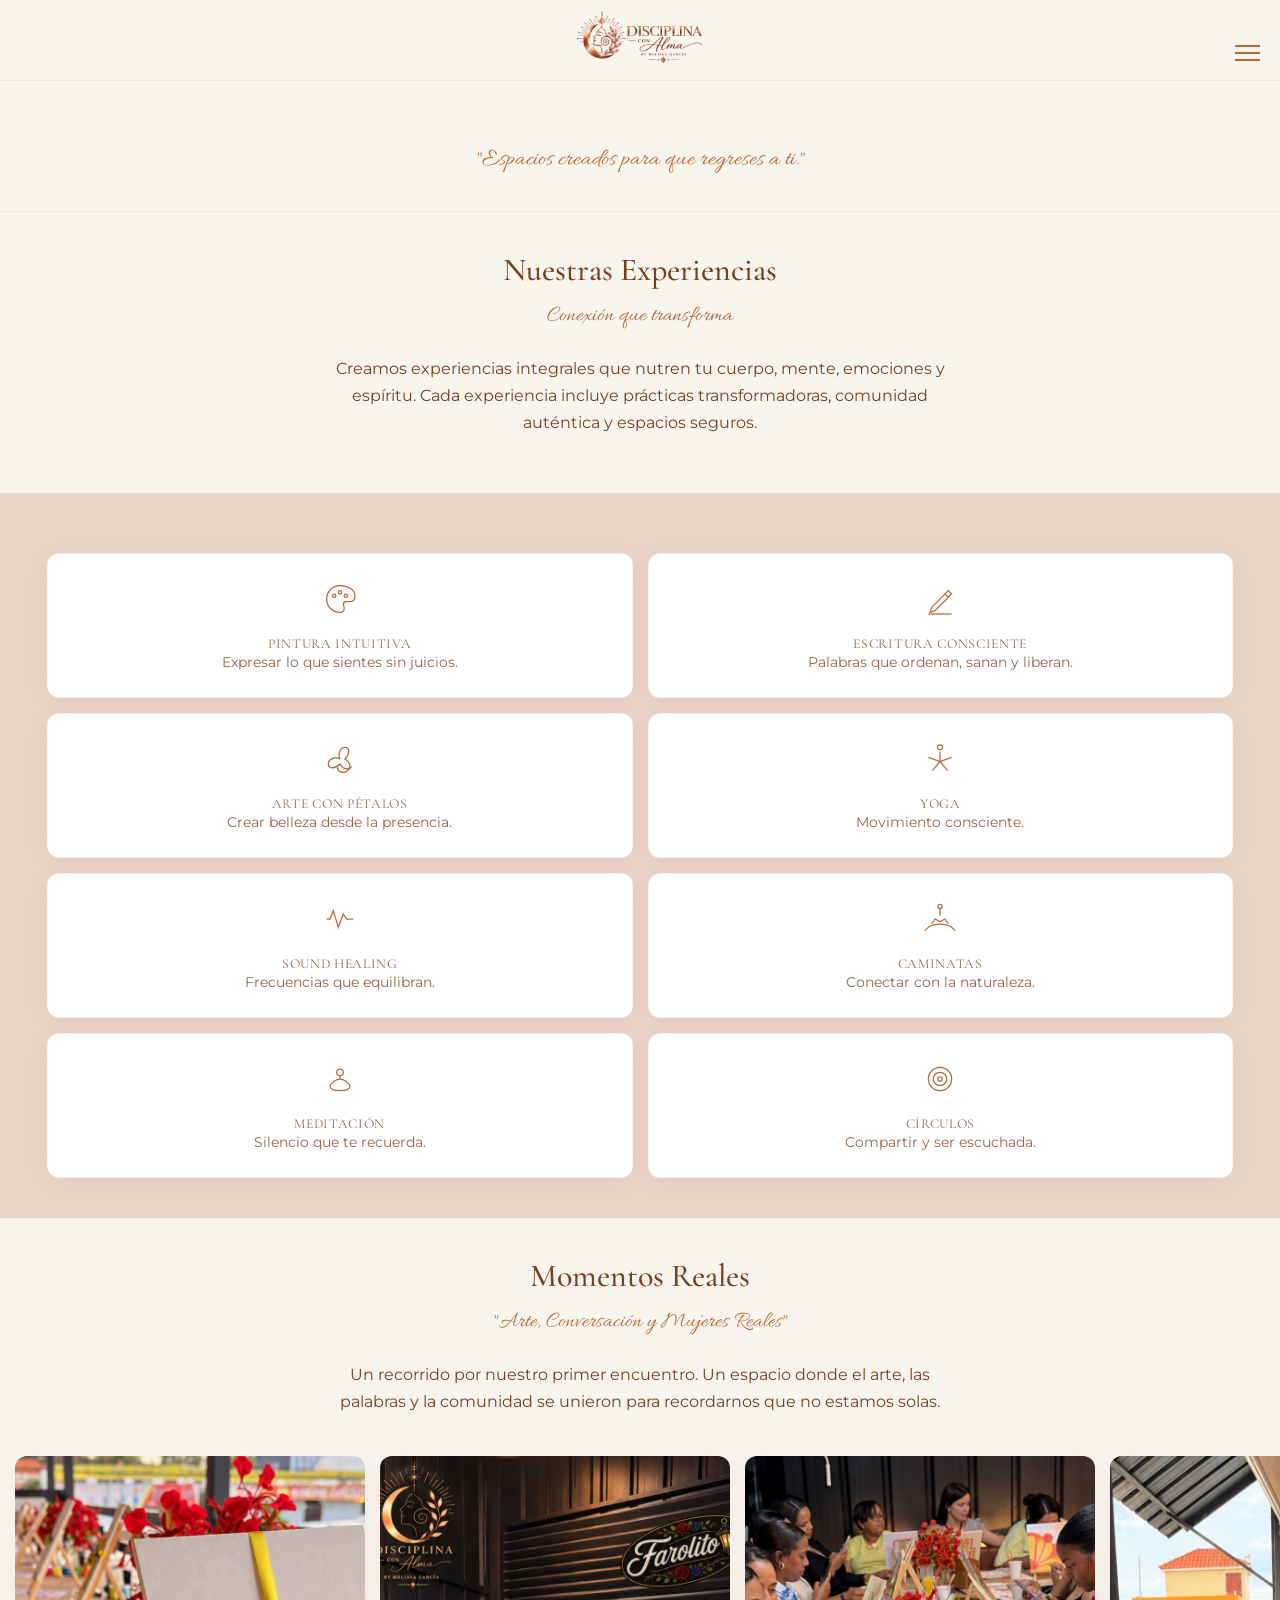
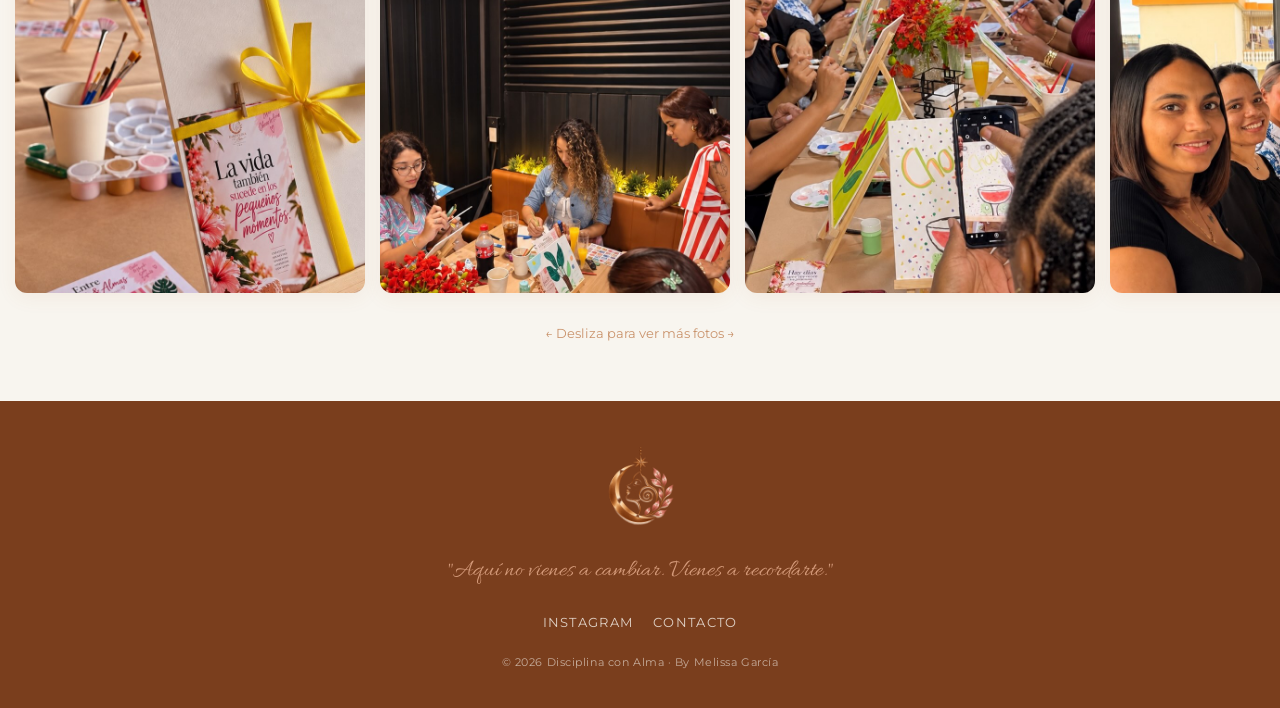
<file: experiencias.html>
<!DOCTYPE html>
<html lang="es">
<head>
  <meta charset="UTF-8">
  <meta name="viewport" content="width=device-width, initial-scale=1.0">
  <title>Experiencias — Disciplina con Alma</title>
  <link rel="preconnect" href="https://fonts.googleapis.com">
  <link rel="preconnect" href="https://fonts.gstatic.com" crossorigin>
  <link href="https://fonts.googleapis.com/css2?family=Cormorant+Garamond:ital,wght@0,400;0,500;0,600;1,400&family=Montserrat:wght@300;400;500;600&family=Allura&display=swap" rel="stylesheet">
  
  <link rel="stylesheet" href="assets/css/variables.css">
  <link rel="stylesheet" href="assets/css/main.css">

  <style>
    /* Estilos para el carrusel de galería de fotos */
    .galeria-scroll {
      display: flex;
      gap: 15px;
      overflow-x: auto;
      scroll-snap-type: x mandatory;
      padding: 20px 15px;
      -webkit-overflow-scrolling: touch;
      scrollbar-width: none; /* Firefox */
    }

    .galeria-scroll::-webkit-scrollbar {
      display: none; /* Chrome/Safari */
    }

    .galeria-item {
      flex: 0 0 80%; /* En celular, cada foto ocupa el 80% del ancho */
      scroll-snap-align: center;
      border-radius: var(--radio-md);
      overflow: hidden;
      box-shadow: var(--sombra-suave);
      position: relative;
      aspect-ratio: 4 / 5; /* Proporción vertical elegante */
    }

    @media (min-width: 768px) {
      .galeria-item {
        flex: 0 0 350px; /* En PC, cada foto tiene un ancho fijo */
      }
    }

    .galeria-item img {
      width: 100%;
      height: 100%;
      object-fit: cover;
      display: block;
    }
  </style>
</head>
<body>

  <nav class="navbar">
    <div class="navbar__contenedor">
      <a href="index.html"><img src="assets/img/logo/logo-horizontal.png" alt="Disciplina con Alma" class="navbar__logo-img"></a>
      <button class="navbar__toggle" aria-label="Abrir menú"><span></span><span></span><span></span></button>
      <ul class="navbar__menu">
        <li><a href="index.html">Inicio</a></li>
        <li><a href="sobre.html">Sobre</a></li>
        <li><a href="experiencias.html" class="activo">Experiencias</a></li>
        <li><a href="comunidad.html">Comunidad</a></li>
        <li><a href="eventos.html">Eventos</a></li>
        <li><a href="solidarios.html">Solidarios</a></li>
        <li><a href="contacto.html">Contacto</a></li>
      </ul>
    </div>
  </nav>

  <header class="hero--interno">
    <p class="hero__frase">"Espacios creados para que regreses a ti."</p>
  </header>

  <section class="seccion">
    <div class="contenedor-texto text-center">
      <h2 class="seccion__titulo">Nuestras Experiencias</h2>
      <p class="seccion__subtitulo">Conexión que transforma</p>
      <p>Creamos experiencias integrales que nutren tu cuerpo, mente, emociones y espíritu. Cada experiencia incluye prácticas transformadoras, comunidad auténtica y espacios seguros.</p>
    </div>
  </section>

  <!-- GRILLA DE ICONOS DE EXPERIENCIAS -->
  <section class="seccion seccion--arena">
    <div class="contenedor">
      <ul class="grid-experiencias">
        <li class="experiencia"><svg class="experiencia__icono" viewBox="0 0 48 48"><path d="M24 8c-9 0-16 7-16 16s7 16 16 16c3 0 5-2 5-5 0-2-1-3-1-5s2-3 4-3h4c4 0 6-3 6-7 0-7-8-12-18-12z"/><circle cx="17" cy="20" r="2"/><circle cx="24" cy="16" r="2"/><circle cx="31" cy="20" r="2"/></svg><p class="experiencia__nombre">Pintura Intuitiva</p><p>Expresar lo que sientes sin juicios.</p></li>
        <li class="experiencia"><svg class="experiencia__icono" viewBox="0 0 48 48"><path d="M14 34l20-20 4 4-20 20-6 2z"/><path d="M30 18l4 4"/><path d="M10 42h28"/></svg><p class="experiencia__nombre">Escritura Consciente</p><p>Palabras que ordenan, sanan y liberan.</p></li>
        <li class="experiencia"><svg class="experiencia__icono" viewBox="0 0 48 48"><path d="M24 24c-3-6 0-14 6-14s6 8 0 14c6 3 8 10 3 14s-12 2-12-4"/><path d="M24 24c-6-3-14 0-14 6s8 6 14 0c3 6 10 8 14 3"/></svg><p class="experiencia__nombre">Arte con Pétalos</p><p>Crear belleza desde la presencia.</p></li>
        <li class="experiencia"><svg class="experiencia__icono" viewBox="0 0 48 48"><circle cx="24" cy="10" r="3"/><path d="M24 15v12"/><path d="M10 22l14 5 14-5"/><path d="M15 38l9-11 9 11"/></svg><p class="experiencia__nombre">Yoga</p><p>Movimiento consciente.</p></li>
        <li class="experiencia"><svg class="experiencia__icono" viewBox="0 0 48 48"><path d="M8 24h4l4-10 6 20 6-16 4 6h8"/></svg><p class="experiencia__nombre">Sound Healing</p><p>Frecuencias que equilibran.</p></li>
        <li class="experiencia"><svg class="experiencia__icono" viewBox="0 0 48 48"><path d="M6 38c4-6 10-8 18-8s14 2 18 8"/><path d="M14 30l4-6 6 3 6-3 4 6"/><path d="M24 12v8"/><circle cx="24" cy="9" r="2.5"/></svg><p class="experiencia__nombre">Caminatas</p><p>Conectar con la naturaleza.</p></li>
        <li class="experiencia"><svg class="experiencia__icono" viewBox="0 0 48 48"><path d="M12 32c4-6 8-8 12-8s8 2 12 8"/><path d="M12 32c0 4 4 6 12 6s12-2 12-6"/><circle cx="24" cy="16" r="4"/><path d="M24 20v4"/></svg><p class="experiencia__nombre">Meditación</p><p>Silencio que te recuerda.</p></li>
        <li class="experiencia"><svg class="experiencia__icono" viewBox="0 0 48 48"><circle cx="24" cy="24" r="14"/><circle cx="24" cy="24" r="8"/><circle cx="24" cy="24" r="2.5"/></svg><p class="experiencia__nombre">Círculos</p><p>Compartir y ser escuchada.</p></li>
      </ul>
    </div>
  </section>

  <!-- NUEVA SECCIÓN: GALERÍA DE EVENTOS REALIZADOS -->
  <section class="seccion" style="overflow: hidden;">
    <div class="contenedor text-center">
      <h2 class="seccion__titulo">Momentos Reales</h2>
      <p class="seccion__subtitulo">"Arte, Conversación y Mujeres Reales"</p>
      <p style="max-width: 600px; margin: 0 auto 20px auto;">Un recorrido por nuestro primer encuentro. Un espacio donde el arte, las palabras y la comunidad se unieron para recordarnos que no estamos solas.</p>
    </div>

    <!-- CARRUSEL DE FOTOS DEL EVENTO -->
    <div class="galeria-scroll">
      <!-- Aquí van las 20 fotos. El código asume que se llaman 1.jpg, 2.jpg... 20.jpg -->
      <div class="galeria-item"><img src="assets/img/galerias/arte-conversacion-mujeres-reales/1.jpg" alt="Arte, Conversación y Mujeres Reales 1" loading="lazy"></div>
      <div class="galeria-item"><img src="assets/img/galerias/arte-conversacion-mujeres-reales/2.jpg" alt="Arte, Conversación y Mujeres Reales 2" loading="lazy"></div>
      <div class="galeria-item"><img src="assets/img/galerias/arte-conversacion-mujeres-reales/3.jpg" alt="Arte, Conversación y Mujeres Reales 3" loading="lazy"></div>
      <div class="galeria-item"><img src="assets/img/galerias/arte-conversacion-mujeres-reales/4.jpg" alt="Arte, Conversación y Mujeres Reales 4" loading="lazy"></div>
      <div class="galeria-item"><img src="assets/img/galerias/arte-conversacion-mujeres-reales/5.jpg" alt="Arte, Conversación y Mujeres Reales 5" loading="lazy"></div>
      <div class="galeria-item"><img src="assets/img/galerias/arte-conversacion-mujeres-reales/6.jpg" alt="Arte, Conversación y Mujeres Reales 6" loading="lazy"></div>
      <div class="galeria-item"><img src="assets/img/galerias/arte-conversacion-mujeres-reales/7.jpg" alt="Arte, Conversación y Mujeres Reales 7" loading="lazy"></div>
      <div class="galeria-item"><img src="assets/img/galerias/arte-conversacion-mujeres-reales/8.jpg" alt="Arte, Conversación y Mujeres Reales 8" loading="lazy"></div>
      <div class="galeria-item"><img src="assets/img/galerias/arte-conversacion-mujeres-reales/9.jpg" alt="Arte, Conversación y Mujeres Reales 9" loading="lazy"></div>
      <div class="galeria-item"><img src="assets/img/galerias/arte-conversacion-mujeres-reales/10.jpg" alt="Arte, Conversación y Mujeres Reales 10" loading="lazy"></div>
      <div class="galeria-item"><img src="assets/img/galerias/arte-conversacion-mujeres-reales/11.jpg" alt="Arte, Conversación y Mujeres Reales 11" loading="lazy"></div>
      <div class="galeria-item"><img src="assets/img/galerias/arte-conversacion-mujeres-reales/12.jpg" alt="Arte, Conversación y Mujeres Reales 12" loading="lazy"></div>
      <div class="galeria-item"><img src="assets/img/galerias/arte-conversacion-mujeres-reales/13.jpg" alt="Arte, Conversación y Mujeres Reales 13" loading="lazy"></div>
      <div class="galeria-item"><img src="assets/img/galerias/arte-conversacion-mujeres-reales/14.jpg" alt="Arte, Conversación y Mujeres Reales 14" loading="lazy"></div>
      <div class="galeria-item"><img src="assets/img/galerias/arte-conversacion-mujeres-reales/15.jpg" alt="Arte, Conversación y Mujeres Reales 15" loading="lazy"></div>
      <div class="galeria-item"><img src="assets/img/galerias/arte-conversacion-mujeres-reales/16.jpg" alt="Arte, Conversación y Mujeres Reales 16" loading="lazy"></div>
      <div class="galeria-item"><img src="assets/img/galerias/arte-conversacion-mujeres-reales/17.jpg" alt="Arte, Conversación y Mujeres Reales 17" loading="lazy"></div>
      <div class="galeria-item"><img src="assets/img/galerias/arte-conversacion-mujeres-reales/18.jpg" alt="Arte, Conversación y Mujeres Reales 18" loading="lazy"></div>
      <div class="galeria-item"><img src="assets/img/galerias/arte-conversacion-mujeres-reales/19.jpg" alt="Arte, Conversación y Mujeres Reales 19" loading="lazy"></div>
      <div class="galeria-item"><img src="assets/img/galerias/arte-conversacion-mujeres-reales/20.jpg" alt="Arte, Conversación y Mujeres Reales 20" loading="lazy"></div>
    </div>
    <div class="text-center" style="margin-top: 10px;">
      <p style="font-size: 0.8rem; color: var(--color-cobre); opacity: 0.7;">← Desliza para ver más fotos →</p>
    </div>
  </section>

  <footer class="footer">
    <img src="assets/img/logo/logo-icono.png" alt="Disciplina con Alma" class="footer__logo">
    <p class="footer__frase">"Aquí no vienes a cambiar. Vienes a recordarte."</p>
    <div class="footer__redes">
      <a href="https://instagram.com/disciplinaconalma_" target="_blank" rel="noopener">Instagram</a>
      <a href="contacto.html">Contacto</a>
    </div>
    <p class="footer__copy">© <span data-year></span> Disciplina con Alma · By Melissa García</p>
  </footer>

  <script src="assets/js/main.js"></script>
</body>
</html>
</file>
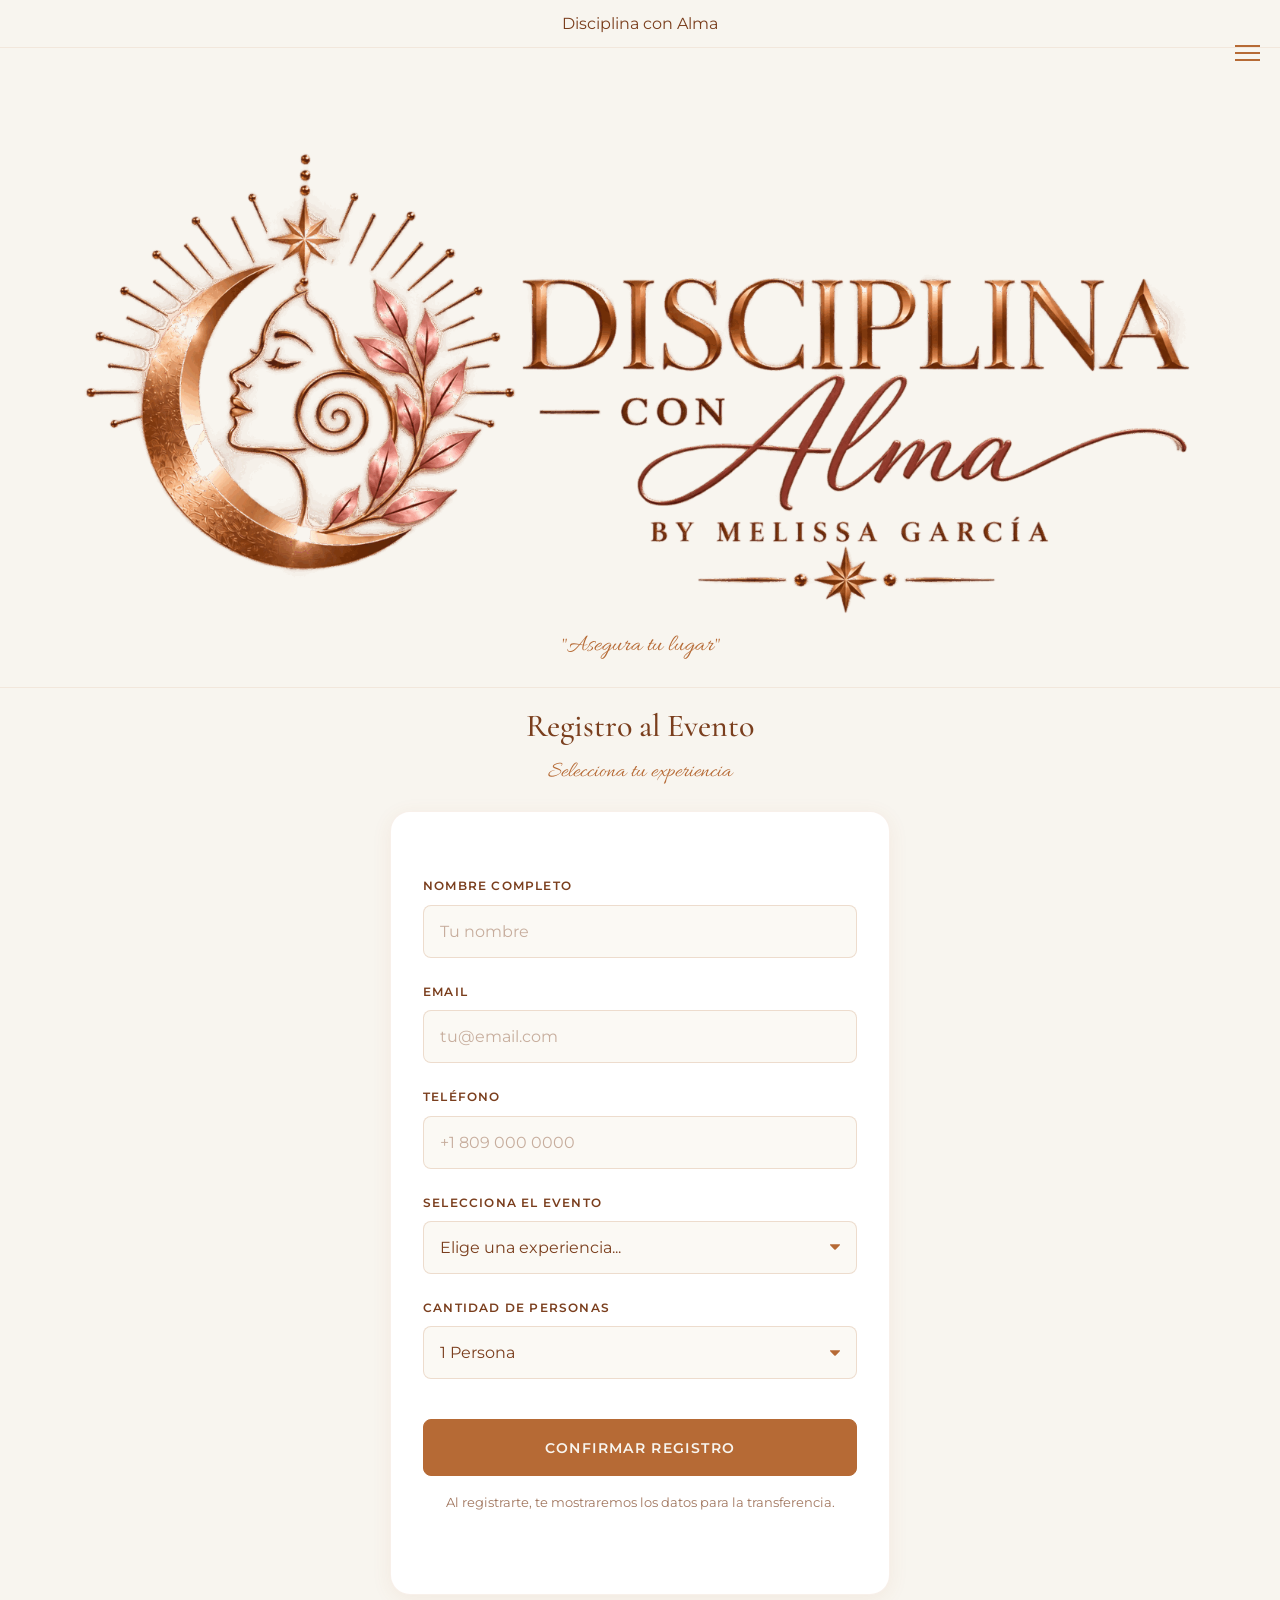
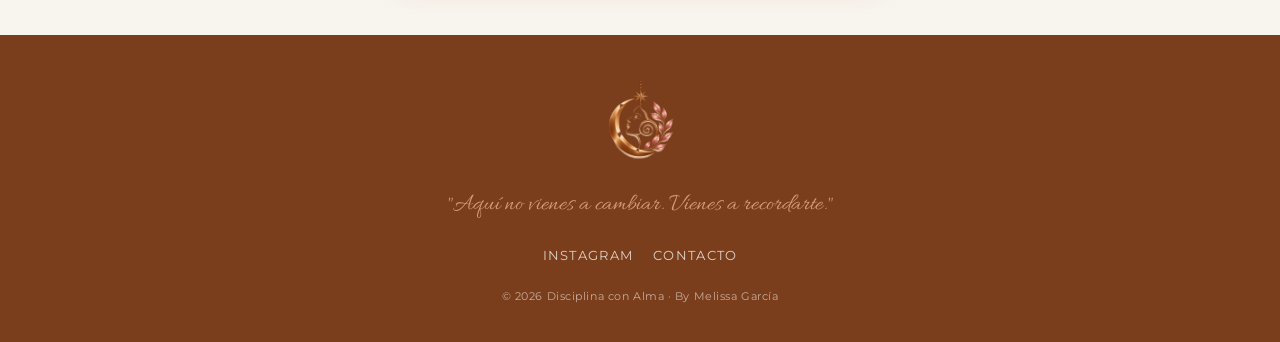
<file: registro-evento.html>
<!DOCTYPE html>
<html lang="es">
<head>
  <meta charset="UTF-8">
  <meta name="viewport" content="width=device-width, initial-scale=1.0">
  <title>Registro — Disciplina con Alma</title>
  
  <link rel="preconnect" href="https://fonts.googleapis.com">
  <link rel="preconnect" href="https://fonts.gstatic.com" crossorigin>
  <link href="https://fonts.googleapis.com/css2?family=Cormorant+Garamond:ital,wght@0,400;0,500;0,600;1,400&family=Montserrat:wght@300;400;500;600&family=Allura&display=swap" rel="stylesheet">
  
  <link rel="stylesheet" href="assets/css/variables.css">
  <link rel="stylesheet" href="assets/css/main.css">
  
  <style>
    .form-card {
      background-color: var(--color-marfil-puro);
      border-radius: var(--radio-lg);
      padding: var(--espacio-lg) var(--espacio-md);
      box-shadow: var(--sombra-suave);
      max-width: 500px;
      margin: 0 auto;
      border: 1px solid rgba(182, 106, 53, 0.1);
    }
    .form-group { margin-bottom: 1.5rem; display: flex; flex-direction: column; gap: 0.5rem; }
    .form-label { font-size: 0.75rem; text-transform: uppercase; letter-spacing: 0.1em; color: var(--color-bronce); font-weight: 600; }
    .form-control {
      width: 100%; padding: 1rem; font-family: var(--font-texto); font-size: 1rem; color: var(--color-bronce);
      background-color: var(--color-marfil-soft); border: 1px solid rgba(182, 106, 53, 0.2);
      border-radius: var(--radio-sm); transition: var(--transicion-suave); outline: none; appearance: none;
    }
    .form-control:focus { border-color: var(--color-cobre); background-color: var(--color-marfil-puro); box-shadow: 0 0 0 3px rgba(182, 106, 53, 0.1); }
    .form-control::placeholder { color: var(--color-bronce); opacity: 0.4; }
    select.form-control {
      background-image: url("data:image/svg+xml;charset=US-ASCII,%3Csvg%20xmlns%3D%22http%3A%2F%2Fwww.w3.org%2F2000%2Fsvg%22%20width%3D%22292.4%22%20height%3D%22292.4%22%3E%3Cpath%20fill%3D%22%23B66A35%22%20d%3D%22M287%2069.4a17.6%2017.6%200%200%200-13-5.4H18.4c-5%200-9.3%201.8-12.9%205.4A17.6%2017.6%200%200%200%200%2082.2c0%205%201.8%209.3%205.4%2012.9l128%20127.9c3.6%203.6%207.8%205.4%2012.8%205.4s9.2-1.8%2012.8-5.4L287%2095c3.5-3.5%205.4-7.8%205.4-12.8%200-5-1.9-9.2-5.5-12.8z%22%2F%3E%3C%2Fsvg%3E");
      background-repeat: no-repeat; background-position: right 1rem top 50%; background-size: 0.65rem auto; cursor: pointer;
    }
    .btn-submit {
      width: 100%; margin-top: 1rem; padding: 1.2rem; font-size: 0.85rem;
      background-color: var(--color-cobre); color: var(--color-marfil);
      border: 1px solid var(--color-cobre); border-radius: var(--radio-sm);
      text-transform: uppercase; font-weight: 600; letter-spacing: 0.1em; cursor: pointer; transition: var(--transicion-suave);
    }
    .btn-submit:hover { background-color: var(--color-bronce); border-color: var(--color-bronce); }

    .resumen-pago { background-color: var(--color-marfil-soft); border-radius: var(--radio-md); padding: 1.5rem; margin-bottom: 2rem; border-left: 4px solid var(--color-cobre); }
    .resumen-pago h3 { font-size: 1.2rem; margin-bottom: 1rem; text-transform: uppercase; letter-spacing: 0.05em; }
    .resumen-fila { display: flex; justify-content: space-between; margin-bottom: 0.5rem; font-size: 0.95rem; }
    .resumen-total { margin-top: 1rem; padding-top: 1rem; border-top: 1px solid rgba(182, 106, 53, 0.2); font-weight: 700; font-size: 1.2rem; color: var(--color-cobre); }

    .cuenta-bloque { background-color: var(--color-marfil-puro); border: 1px solid rgba(182, 106, 53, 0.15); border-radius: var(--radio-sm); padding: 1rem; margin-bottom: 1rem; }
    .cuenta-header { display: flex; align-items: center; gap: 10px; font-weight: 600; margin-bottom: 0.5rem; font-size: 0.9rem; }
    .cuenta-numero-wrapper { display: flex; align-items: center; justify-content: space-between; gap: 10px; background-color: var(--color-marfil-soft); padding: 0.8rem; border-radius: var(--radio-sm); }
    .cuenta-numero { font-size: 1.1rem; font-weight: 700; color: var(--color-cobre); letter-spacing: 0.05em; }
    .btn-copiar { background: transparent; border: 1px solid var(--color-cobre); color: var(--color-cobre); padding: 0.4rem 1rem; border-radius: 50px; font-size: 0.7rem; text-transform: uppercase; cursor: pointer; transition: var(--transicion-suave); }
    .btn-copiar:hover { background: var(--color-cobre); color: var(--color-marfil); }

    .btn-whatsapp { display: flex; align-items: center; justify-content: center; gap: 10px; background-color: #25D366; color: white; padding: 1.2rem; border-radius: 50px; font-size: 0.85rem; font-weight: 600; text-transform: uppercase; letter-spacing: 0.05em; width: 100%; margin: 2rem 0 1rem; transition: var(--transicion-suave); border: none; }
    .btn-whatsapp:hover { background-color: #128C7E; transform: translateY(-2px); }
    .btn-whatsapp svg { width: 20px; height: 20px; fill: currentColor; }
  </style>
</head>
<body>

  <nav class="navbar">
    <div class="navbar__contenedor">
      <a href="index.html" class="navbar__logo">Disciplina <span>con Alma</span></a>
      <button class="navbar__toggle" aria-label="Abrir menú">
        <span></span><span></span><span></span>
      </button>
      <ul class="navbar__menu">
        <li><a href="index.html">Inicio</a></li>
        <li><a href="experiencias.html">Experiencias</a></li>
        <li><a href="eventos.html" class="activo">Eventos</a></li>
        <li><a href="solidarios.html">Solidarios</a></li>
        <li><a href="contacto.html">Contacto</a></li>
      </ul>
    </div>
  </nav>

  <header class="hero--interno" style="padding-bottom: 20px;">
    <img src="assets/img/logo/logo-horizontal.png" alt="Disciplina con Alma" class="hero__logo-horizontal">
    <p class="hero__frase">"Asegura tu lugar"</p>
  </header>

  <section class="seccion" style="padding-top: 20px;">
    <div class="contenedor-texto">
      
      <div id="formulario-container">
        <div class="text-center mb-lg">
          <h2 class="seccion__titulo">Registro al Evento</h2>
          <p class="seccion__subtitulo" id="nombre-evento-display">Selecciona tu experiencia</p>
        </div>

        <div class="form-card">
          <form id="registro-form">
            
            <div class="form-group">
              <label class="form-label">Nombre completo</label>
              <input type="text" name="nombre" id="input-nombre" class="form-control" placeholder="Tu nombre" required>
            </div>

            <div class="form-group">
              <label class="form-label">Email</label>
              <input type="email" name="email" class="form-control" placeholder="tu@email.com" required>
            </div>

            <div class="form-group">
              <label class="form-label">Teléfono</label>
              <input type="tel" name="telefono" class="form-control" placeholder="+1 809 000 0000" required>
            </div>

            <div class="form-group">
              <label class="form-label">Selecciona el Evento</label>
              <select name="evento" id="select-evento" class="form-control" required>
                <option value="" disabled selected>Elige una experiencia...</option>
                <!-- EVENTO SOLIDARIO AÑADIDO AQUÍ -->
                <option value="Movimiento con Alma|500">Movimiento con Alma (RD$500)</option>
                <option value="Retiro de Yoga y Respiración|150">Retiro de Yoga y Respiración ($150)</option>
                <option value="Ceremonia de Cacao|60">Ceremonia de Cacao ($60)</option>
                <option value="Taller de Kintsugi|80">Taller de Kintsugi ($80)</option>
                <option value="Caminata Consciente al Amanecer|40">Caminata Consciente al Amanecer ($40)</option>
              </select>
            </div>

            <div class="form-group">
              <label class="form-label">Cantidad de personas</label>
              <select name="cantidad" id="select-cantidad" class="form-control" required>
                <option value="1">1 Persona</option>
                <option value="2">2 Personas</option>
                <option value="3">3 Personas</option>
                <option value="4">4 Personas</option>
              </select>
            </div>
            
            <button type="submit" id="btn-submit" class="btn-submit">Confirmar Registro</button>
            <p class="text-center" style="font-size: 0.8rem; opacity: 0.7; margin-top: 1rem;">Al registrarte, te mostraremos los datos para la transferencia.</p>
          </form>
        </div>
      </div>

      <div id="pago-container" style="display: none;">
        <div class="text-center mb-lg">
          <h2 class="seccion__titulo" style="color: var(--color-verde-bosque);">¡Registro Exitoso!</h2>
          <p class="seccion__subtitulo">Ya casi estás dentro</p>
        </div>

        <div class="form-card">
          <div class="resumen-pago">
            <h3>Resumen de tu reserva</h3>
            <div class="resumen-fila">
              <span>Evento:</span>
              <span id="resumen-evento-nombre" style="font-weight: 600; text-align: right;"></span>
            </div>
            <div class="resumen-fila">
              <span>Cantidad:</span>
              <span id="resumen-cantidad"></span>
            </div>
            <div class="resumen-fila">
              <span>Precio unitario:</span>
              <span id="resumen-precio-unitario"></span>
            </div>
            <div class="resumen-fila resumen-total">
              <span>Total a pagar:</span>
              <span id="resumen-total"></span>
            </div>
          </div>

          <p class="text-center mb-md" style="font-size: 0.9rem;">Realiza una transferencia a cualquiera de nuestras cuentas:</p>

          <div class="cuenta-bloque">
            <div class="cuenta-header">
              <svg width="20" height="20" viewBox="0 0 24 24" fill="none" stroke="var(--color-cobre)" stroke-width="2"><rect x="3" y="4" width="18" height="16" rx="2" ry="2"></rect><line x1="7" y1="8" x2="7" y2="8.01"></line><line x1="11" y1="8" x2="17" y2="8"></line><line x1="7" y1="12" x2="7" y2="12.01"></line><line x1="11" y1="12" x2="17" y2="12"></line><line x1="7" y1="16" x2="17" y2="16"></line></svg>
              <span>BanReservas</span>
            </div>
            <div class="cuenta-numero-wrapper">
              <span class="cuenta-numero" id="cuenta-reservas">9603467328</span>
              <button type="button" class="btn-copiar" onclick="copiarCuenta('cuenta-reservas', this)">Copiar</button>
            </div>
          </div>

          <div class="cuenta-bloque">
            <div class="cuenta-header">
              <svg width="20" height="20" viewBox="0 0 24 24" fill="none" stroke="var(--color-cobre)" stroke-width="2"><rect x="3" y="4" width="18" height="16" rx="2" ry="2"></rect><line x1="7" y1="8" x2="7" y2="8.01"></line><line x1="11" y1="8" x2="17" y2="8"></line><line x1="7" y1="12" x2="7" y2="12.01"></line><line x1="11" y1="12" x2="17" y2="12"></line><line x1="7" y1="16" x2="17" y2="16"></line></svg>
              <span>Banco Popular</span>
            </div>
            <div class="cuenta-numero-wrapper">
              <span class="cuenta-numero" id="cuenta-popular">801189572</span>
              <button type="button" class="btn-copiar" onclick="copiarCuenta('cuenta-popular', this)">Copiar</button>
            </div>
          </div>

          <div class="cuenta-bloque">
            <div class="cuenta-header">
              <svg width="20" height="20" viewBox="0 0 24 24" fill="none" stroke="var(--color-cobre)" stroke-width="2"><path d="M20 21v-2a4 4 0 0 0-4-4H8a4 4 0 0 0-4 4v2"></path><circle cx="12" cy="7" r="4"></circle></svg>
              <span>Cédula Titular</span>
            </div>
            <div class="cuenta-numero-wrapper">
              <span class="cuenta-numero" id="cedula-titular">402-1248639-9</span>
              <button type="button" class="btn-copiar" onclick="copiarCuenta('cedula-titular', this)">Copiar</button>
            </div>
          </div>

          <p class="text-center" style="font-size: 0.8rem; margin-top: 1.5rem;">
            <strong>Concepto:</strong> Tu Nombre + <span id="concepto-evento">Evento</span>
          </p>

          <a href="#" id="btn-whatsapp-link" target="_blank" rel="noopener" class="btn-whatsapp">
            <svg viewBox="0 0 24 24" xmlns="http://www.w3.org/2000/svg"><path d="M17.472 14.382c-.297-.149-1.758-.867-2.03-.967-.273-.099-.471-.148-.67.15-.197.297-.767.966-.94 1.164-.173.199-.347.223-.644.075-.297-.15-1.255-.463-2.39-1.475-.883-.788-1.48-1.761-1.653-2.059-.173-.297-.018-.458.13-.606.134-.133.298-.347.446-.52.149-.174.198-.298.298-.497.099-.198.05-.371-.025-.52-.075-.149-.669-1.612-.916-2.207-.242-.579-.487-.5-.669-.51-.173-.008-.371-.01-.57-.01-.198 0-.52.074-.792.372-.272.297-1.04 1.016-1.04 2.479 0 1.462 1.065 2.875 1.213 3.074.149.198 2.096 3.2 5.077 4.487.709.306 1.262.489 1.694.625.712.227 1.36.195 1.871.118.571-.085 1.758-.719 2.006-1.413.248-.694.248-1.289.173-1.413-.074-.124-.272-.198-.57-.347m-5.421 7.403h-.004a9.87 9.87 0 01-5.031-1.378l-.361-.214-3.741.982.998-3.648-.235-.374a9.86 9.86 0 01-1.51-5.26c.001-5.45 4.436-9.884 9.888-9.884 2.64 0 5.122 1.03 6.988 2.898a9.825 9.825 0 012.893 6.994c-.003 5.45-4.437 9.884-9.885 9.884m8.413-18.297A11.815 11.815 0 0012.05 0C5.495 0 .16 5.335.157 11.892c0 2.096.547 4.142 1.588 5.945L.057 24l6.305-1.654a11.882 11.882 0 005.683 1.448h.005c6.554 0 11.89-5.335 11.893-11.893a11.821 11.821 0 00-3.48-8.413Z"/></svg>
            Enviar comprobante
          </a>

          <a href="eventos.html" class="btn btn--outline-cobre" style="width: 100%; text-align: center; display: block; padding: 1rem; border-radius: var(--radio-sm);">Volver a Eventos</a>

        </div>
      </div>

    </div>
  </section>

  <footer class="footer">
    <img src="assets/img/logo/logo-icono.png" alt="Disciplina con Alma" class="footer__logo" loading="lazy">
    <p class="footer__frase">"Aquí no vienes a cambiar. Vienes a recordarte."</p>
    <div class="footer__redes">
      <a href="https://instagram.com/disciplinaconalma" target="_blank" rel="noopener">Instagram</a>
      <a href="contacto.html">Contacto</a>
    </div>
    <p class="footer__copy">© <span data-year></span> Disciplina con Alma · By Melissa García</p>
  </footer>

  <script src="assets/js/main.js"></script>
  <script>
    document.addEventListener('DOMContentLoaded', () => {
      const form = document.getElementById('registro-form');
      const formContainer = document.getElementById('formulario-container');
      const pagoContainer = document.getElementById('pago-container');
      const btnSubmit = document.getElementById('btn-submit');
      const inputNombre = document.getElementById('input-nombre');
      const selectEvento = document.getElementById('select-evento');
      const selectCantidad = document.getElementById('select-cantidad');
      const btnWhatsapp = document.getElementById('btn-whatsapp-link');
      
      const scriptURL = 'https://script.google.com/macros/s/AKfycbwWUbcZ9ytQ8JFRT08kiAqC5en6ELkbuFNkIK926x1dXrvC_BMPp8a4aNuDCafZ-Ojh/exec';
      const numeroWhatsApp = '18098438291';

      const urlParams = new URLSearchParams(window.location.search);
      const eventoUrl = urlParams.get('evento');
      
      if (eventoUrl) {
        for (let i = 0; i < selectEvento.options.length; i++) {
          if (selectEvento.options[i].value.includes(eventoUrl)) {
            selectEvento.selectedIndex = i;
            break;
          }
        }
        document.getElementById('nombre-evento-display').textContent = eventoUrl;
      }

      form.addEventListener('submit', e => {
        e.preventDefault();
        btnSubmit.textContent = 'Registrando...';
        btnSubmit.disabled = true;

        const data = new FormData(form);
        const jsonData = {};
        data.forEach((value, key) => { jsonData[key] = value; });

        const eventoValorCompleto = selectEvento.value;
        const [nombreEvento, precioEvento] = eventoValorCompleto.split('|');
        const cantidad = parseInt(selectCantidad.value);
        const precioTotal = parseInt(precioEvento) * cantidad;

        jsonData.evento = nombreEvento;

        fetch(scriptURL, {
          method: 'POST',
          body: JSON.stringify(jsonData),
          headers: { 'Content-Type': 'text/plain;charset=utf-8' }
        })
        .then(response => response.json())
        .then(response => {
          if(response.result === 'success') {
            document.getElementById('resumen-evento-nombre').textContent = nombreEvento;
            document.getElementById('resumen-cantidad').textContent = cantidad + ' persona(s)';
            document.getElementById('resumen-precio-unitario').textContent = 'RD$' + precioEvento;
            document.getElementById('resumen-total').textContent = 'RD$' + precioTotal;
            document.getElementById('concepto-evento').textContent = nombreEvento;

            const nombreUsuario = inputNombre.value.trim();
            const mensaje = `Hola Melissa, acabo de registrarme para el evento *${nombreEvento}*.\n\nMi nombre es *${nombreUsuario}*.\nCantidad: *${cantidad}*.\nTotal: *RD$${precioTotal}*.\n\nAdjunto mi comprobante. ¡Gracias!`;
            btnWhatsapp.href = `https://wa.me/${numeroWhatsApp}?text=${encodeURIComponent(mensaje)}`;

            formContainer.style.display = 'none';
            pagoContainer.style.display = 'block';
            window.scrollTo({ top: 0, behavior: 'smooth' }); 
          } else {
            throw new Error('Error desconocido');
          }
        })
        .catch(error => {
          console.error('Error!', error.message);
          alert('Hubo un problema al registrar tus datos. Por favor, verifica tu conexión e intenta de nuevo.');
          btnSubmit.textContent = 'Confirmar Registro';
          btnSubmit.disabled = false;
        });
      });
    });

    function copiarCuenta(idElemento, boton) {
      const texto = document.getElementById(idElemento).innerText;
      const textoLimpio = texto.replace(/-/g, '');
      navigator.clipboard.writeText(textoLimpio).then(() => {
        const textoOriginal = boton.innerText;
        boton.innerText = '¡Copiado!';
        boton.style.backgroundColor = 'var(--color-verde-bosque)';
        boton.style.color = 'white';
        setTimeout(() => {
          boton.innerText = textoOriginal;
          boton.style.backgroundColor = 'transparent';
          boton.style.color = 'var(--color-cobre)';
        }, 2000);
      }).catch(err => console.error('Error al copiar: ', err));
    }
  </script>

</body>
</html>
</file>
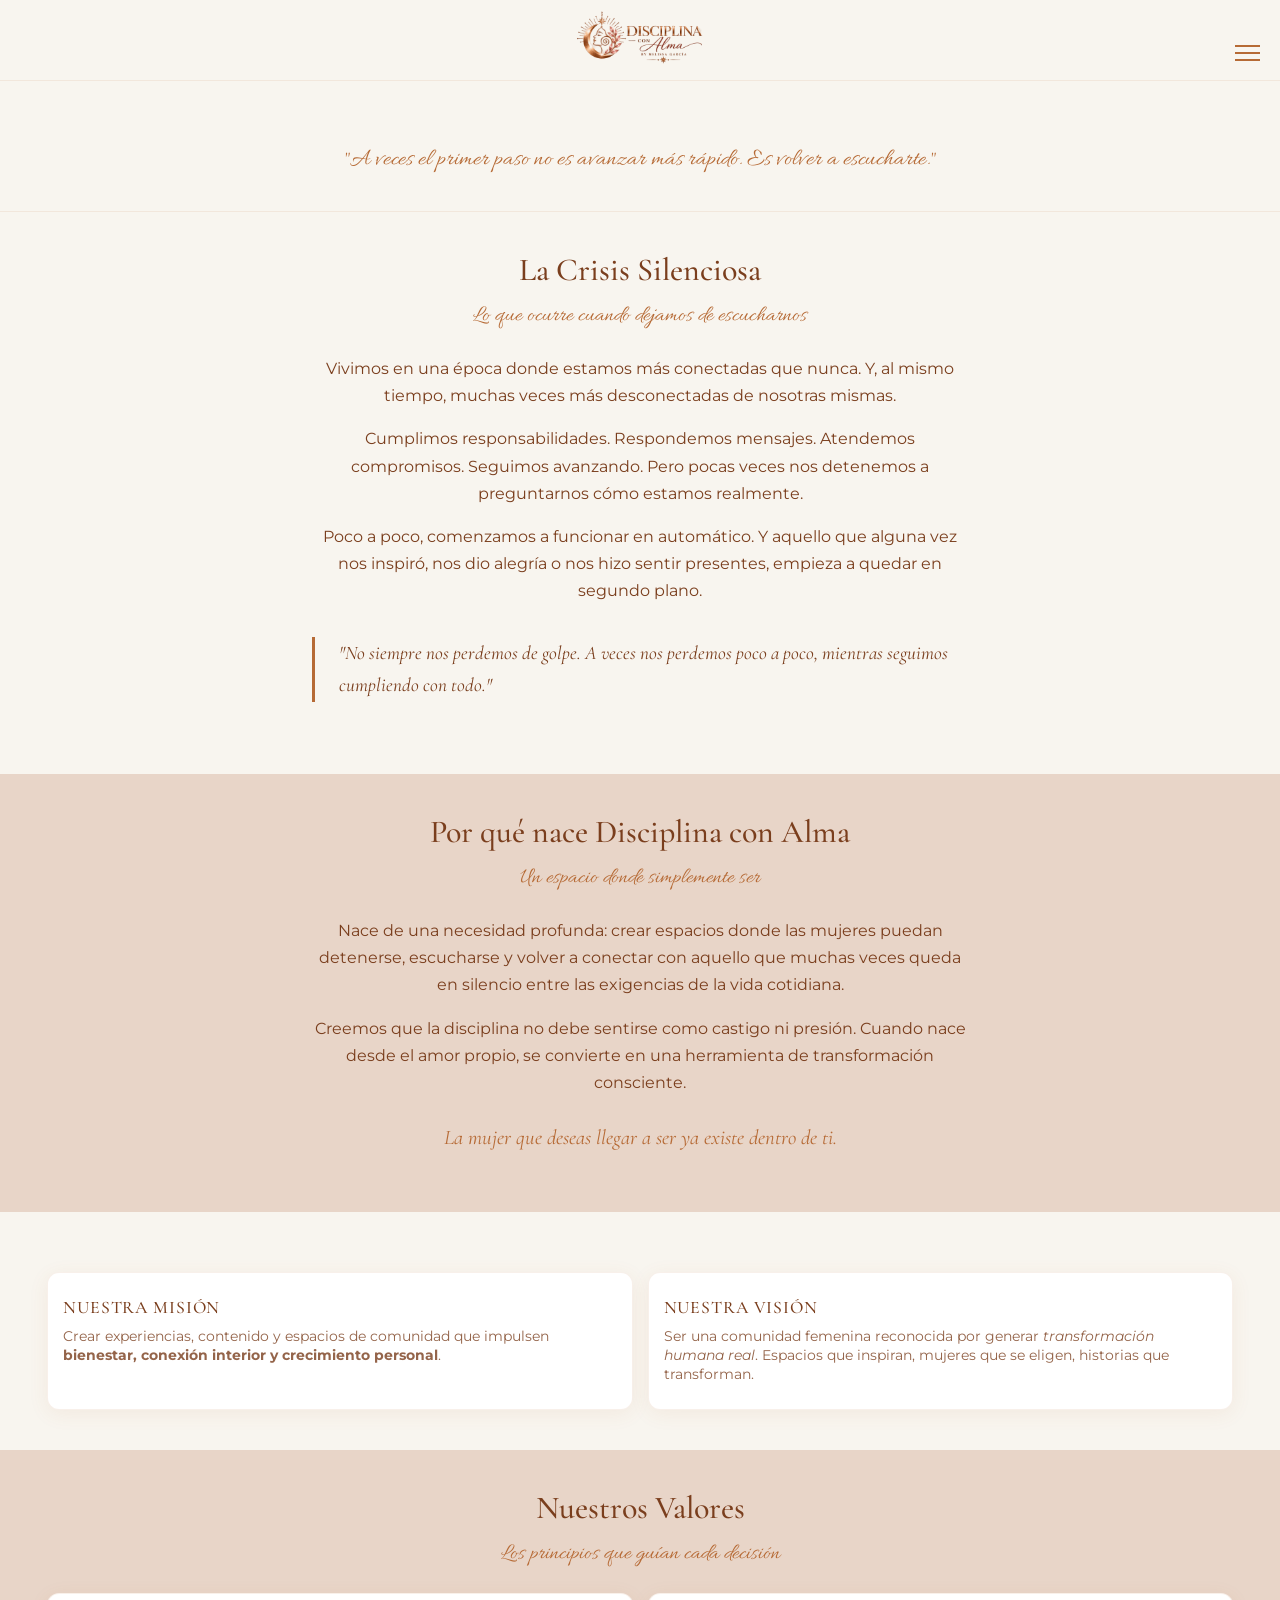
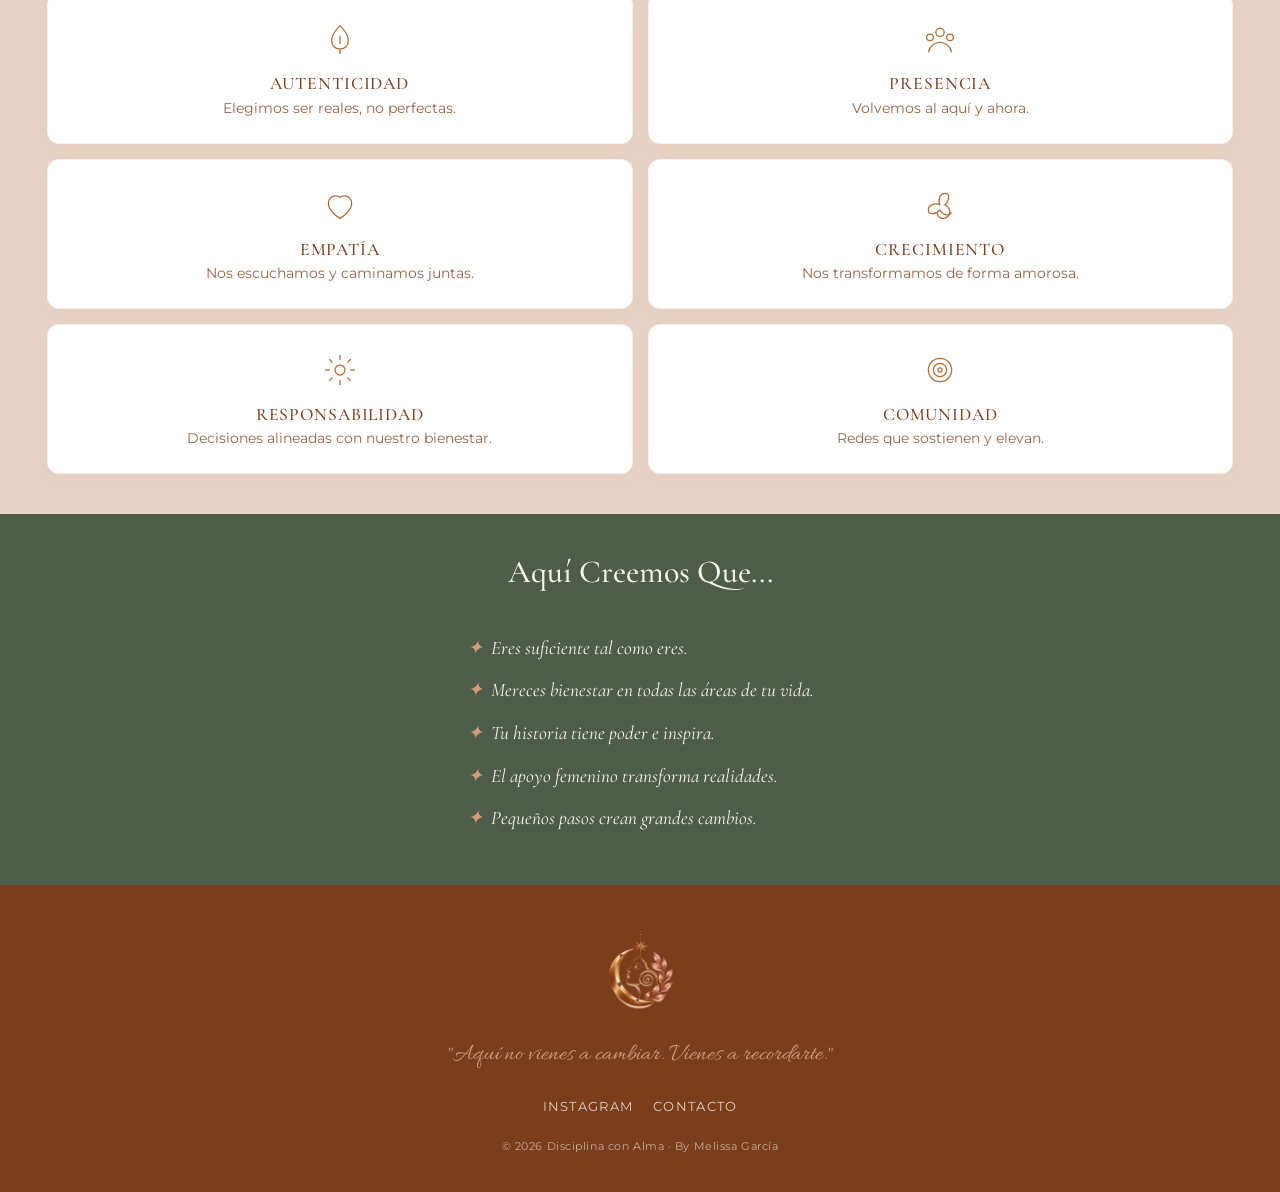
<file: sobre.html>
<!DOCTYPE html>
<html lang="es">
<head>
  <meta charset="UTF-8">
  <meta name="viewport" content="width=device-width, initial-scale=1.0">
  <title>Sobre — Disciplina con Alma</title>
  <link rel="preconnect" href="https://fonts.googleapis.com">
  <link rel="preconnect" href="https://fonts.gstatic.com" crossorigin>
  <link href="https://fonts.googleapis.com/css2?family=Cormorant+Garamond:ital,wght@0,400;0,500;0,600;1,400&family=Montserrat:wght@300;400;500;600&family=Allura&display=swap" rel="stylesheet">
  
  <link rel="stylesheet" href="assets/css/variables.css">
  <link rel="stylesheet" href="assets/css/main.css">
</head>
<body>

  <!-- NAVBAR -->
  <nav class="navbar">
    <div class="navbar__contenedor">
      <a href="index.html"><img src="assets/img/logo/logo-horizontal.png" alt="Disciplina con Alma" class="navbar__logo-img"></a>
      <button class="navbar__toggle" aria-label="Abrir menú"><span></span><span></span><span></span></button>
      <ul class="navbar__menu">
        <li><a href="index.html">Inicio</a></li>
        <li><a href="sobre.html" class="activo">Sobre</a></li>
        <li><a href="experiencias.html">Experiencias</a></li>
        <li><a href="comunidad.html">Comunidad</a></li>
        <li><a href="eventos.html">Eventos</a></li>
        <li><a href="solidarios.html">Solidarios</a></li>
        <li><a href="contacto.html">Contacto</a></li>
      </ul>
    </div>
  </nav>

  <!-- HERO INTERNO -->
  <header class="hero--interno">
    <p class="hero__frase">"A veces el primer paso no es avanzar más rápido. Es volver a escucharte."</p>
  </header>

  <!-- LA CRISIS SILENCIOSA -->
  <section class="seccion">
    <div class="contenedor-texto text-center">
      <h2 class="seccion__titulo">La Crisis Silenciosa</h2>
      <p class="seccion__subtitulo">Lo que ocurre cuando dejamos de escucharnos</p>
      <p>Vivimos en una época donde estamos más conectadas que nunca. Y, al mismo tiempo, muchas veces más desconectadas de nosotras mismas.</p>
      <p>Cumplimos responsabilidades. Respondemos mensajes. Atendemos compromisos. Seguimos avanzando. Pero pocas veces nos detenemos a preguntarnos cómo estamos realmente.</p>
      <p>Poco a poco, comenzamos a funcionar en automático. Y aquello que alguna vez nos inspiró, nos dio alegría o nos hizo sentir presentes, empieza a quedar en segundo plano.</p>
      <blockquote style="border-left: 3px solid var(--color-cobre); padding-left: 1.5rem; margin: 2rem 0; text-align: left; font-family: var(--font-titulo); font-style: italic; font-size: 1.2rem; color: var(--color-bronce);">
        "No siempre nos perdemos de golpe. A veces nos perdemos poco a poco, mientras seguimos cumpliendo con todo."
      </blockquote>
    </div>
  </section>

  <!-- POR QUÉ NACE -->
  <section class="seccion seccion--arena">
    <div class="contenedor-texto text-center">
      <h2 class="seccion__titulo">Por qué nace Disciplina con Alma</h2>
      <p class="seccion__subtitulo">Un espacio donde simplemente ser</p>
      <p>Nace de una necesidad profunda: crear espacios donde las mujeres puedan detenerse, escucharse y volver a conectar con aquello que muchas veces queda en silencio entre las exigencias de la vida cotidiana.</p>
      <p>Creemos que la disciplina no debe sentirse como castigo ni presión. Cuando nace desde el amor propio, se convierte en una herramienta de transformación consciente.</p>
      <p style="font-family: var(--font-titulo); font-style: italic; font-size: 1.3rem; color: var(--color-cobre); margin-top: 1.5rem;">
        La mujer que deseas llegar a ser ya existe dentro de ti.
      </p>
    </div>
  </section>

  <!-- MISIÓN Y VISIÓN -->
  <section class="seccion">
    <div class="contenedor">
      <div class="grid-dos">
        <div class="pilar" style="text-align: left; align-items: flex-start;">
          <h3 class="pilar__titulo" style="margin-bottom: 10px;">Nuestra Misión</h3>
          <p>Crear experiencias, contenido y espacios de comunidad que impulsen <strong>bienestar, conexión interior y crecimiento personal</strong>.</p>
        </div>
        <div class="pilar" style="text-align: left; align-items: flex-start;">
          <h3 class="pilar__titulo" style="margin-bottom: 10px;">Nuestra Visión</h3>
          <p>Ser una comunidad femenina reconocida por generar <em>transformación humana real</em>. Espacios que inspiran, mujeres que se eligen, historias que transforman.</p>
        </div>
      </div>
    </div>
  </section>

  <!-- VALORES -->
  <section class="seccion seccion--arena">
    <div class="contenedor text-center">
      <h2 class="seccion__titulo">Nuestros Valores</h2>
      <p class="seccion__subtitulo">Los principios que guían cada decisión</p>
      
      <ul class="grid-pilares">
        <li class="pilar">
          <svg class="pilar__icono" viewBox="0 0 48 48"><path d="M24 8c-6 6-10 12-10 18 0 6 4 10 10 10s10-4 10-10c0-6-4-12-10-18z"/><path d="M24 36v6"/><path d="M24 20v10"/></svg>
          <h3 class="pilar__titulo">Autenticidad</h3>
          <p>Elegimos ser reales, no perfectas.</p>
        </li>
        <li class="pilar">
          <svg class="pilar__icono" viewBox="0 0 48 48"><circle cx="24" cy="16" r="5"/><circle cx="12" cy="22" r="4"/><circle cx="36" cy="22" r="4"/><path d="M10 40c2-8 8-12 14-12s12 4 14 12"/></svg>
          <h3 class="pilar__titulo">Presencia</h3>
          <p>Volvemos al aquí y ahora.</p>
        </li>
        <li class="pilar">
          <svg class="pilar__icono" viewBox="0 0 48 48"><path d="M24 40s-14-8-14-18c0-5 4-9 9-9 3 0 5 2 5 2s2-2 5-2c5 0 9 4 9 9 0 10-14 18-14 18z"/></svg>
          <h3 class="pilar__titulo">Empatía</h3>
          <p>Nos escuchamos y caminamos juntas.</p>
        </li>
        <li class="pilar">
          <svg class="pilar__icono" viewBox="0 0 48 48"><path d="M24 24c-3-6 0-14 6-14s6 8 0 14c6 3 8 10 3 14s-12 2-12-4"/><path d="M24 24c-6-3-14 0-14 6s8 6 14 0c3 6 10 8 14 3"/></svg>
          <h3 class="pilar__titulo">Crecimiento</h3>
          <p>Nos transformamos de forma amorosa.</p>
        </li>
        <li class="pilar">
          <svg class="pilar__icono" viewBox="0 0 48 48"><circle cx="24" cy="24" r="6"/><path d="M24 6v6"/><path d="M24 36v6"/><path d="M6 24h6"/><path d="M36 24h6"/><path d="M11 11l4 4"/><path d="M33 33l4 4"/><path d="M37 11l-4 4"/><path d="M15 33l-4 4"/></svg>
          <h3 class="pilar__titulo">Responsabilidad</h3>
          <p>Decisiones alineadas con nuestro bienestar.</p>
        </li>
        <li class="pilar">
          <svg class="pilar__icono" viewBox="0 0 48 48"><circle cx="24" cy="24" r="14"/><circle cx="24" cy="24" r="8"/><circle cx="24" cy="24" r="2.5"/></svg>
          <h3 class="pilar__titulo">Comunidad</h3>
          <p>Redes que sostienen y elevan.</p>
        </li>
      </ul>
    </div>
  </section>

  <!-- AQUÍ CREEMOS QUE... -->
  <section class="seccion seccion--verde">
    <div class="contenedor-texto text-center">
      <h2 class="seccion__titulo">Aquí Creemos Que...</h2>
      <ul style="display: inline-block; text-align: left; margin-top: 2rem; list-style: none; padding: 0;">
        <li style="font-family: var(--font-titulo); font-size: 1.2rem; font-style: italic; margin-bottom: 10px; position: relative; padding-left: 1.5rem;">
          <span style="position: absolute; left: 0; color: var(--color-rosa-cobre);">✦</span> Eres suficiente tal como eres.
        </li>
        <li style="font-family: var(--font-titulo); font-size: 1.2rem; font-style: italic; margin-bottom: 10px; position: relative; padding-left: 1.5rem;">
          <span style="position: absolute; left: 0; color: var(--color-rosa-cobre);">✦</span> Mereces bienestar en todas las áreas de tu vida.
        </li>
        <li style="font-family: var(--font-titulo); font-size: 1.2rem; font-style: italic; margin-bottom: 10px; position: relative; padding-left: 1.5rem;">
          <span style="position: absolute; left: 0; color: var(--color-rosa-cobre);">✦</span> Tu historia tiene poder e inspira.
        </li>
        <li style="font-family: var(--font-titulo); font-size: 1.2rem; font-style: italic; margin-bottom: 10px; position: relative; padding-left: 1.5rem;">
          <span style="position: absolute; left: 0; color: var(--color-rosa-cobre);">✦</span> El apoyo femenino transforma realidades.
        </li>
        <li style="font-family: var(--font-titulo); font-size: 1.2rem; font-style: italic; margin-bottom: 10px; position: relative; padding-left: 1.5rem;">
          <span style="position: absolute; left: 0; color: var(--color-rosa-cobre);">✦</span> Pequeños pasos crean grandes cambios.
        </li>
      </ul>
    </div>
  </section>

  <!-- FOOTER -->
  <footer class="footer">
    <img src="assets/img/logo/logo-icono.png" alt="Disciplina con Alma" class="footer__logo">
    <p class="footer__frase">"Aquí no vienes a cambiar. Vienes a recordarte."</p>
    <div class="footer__redes">
      <a href="https://instagram.com/disciplinaconalma_" target="_blank" rel="noopener">Instagram</a>
      <a href="contacto.html">Contacto</a>
    </div>
    <p class="footer__copy">© <span data-year></span> Disciplina con Alma · By Melissa García</p>
  </footer>

  <script src="assets/js/main.js"></script>
</body>
</html>
</file>
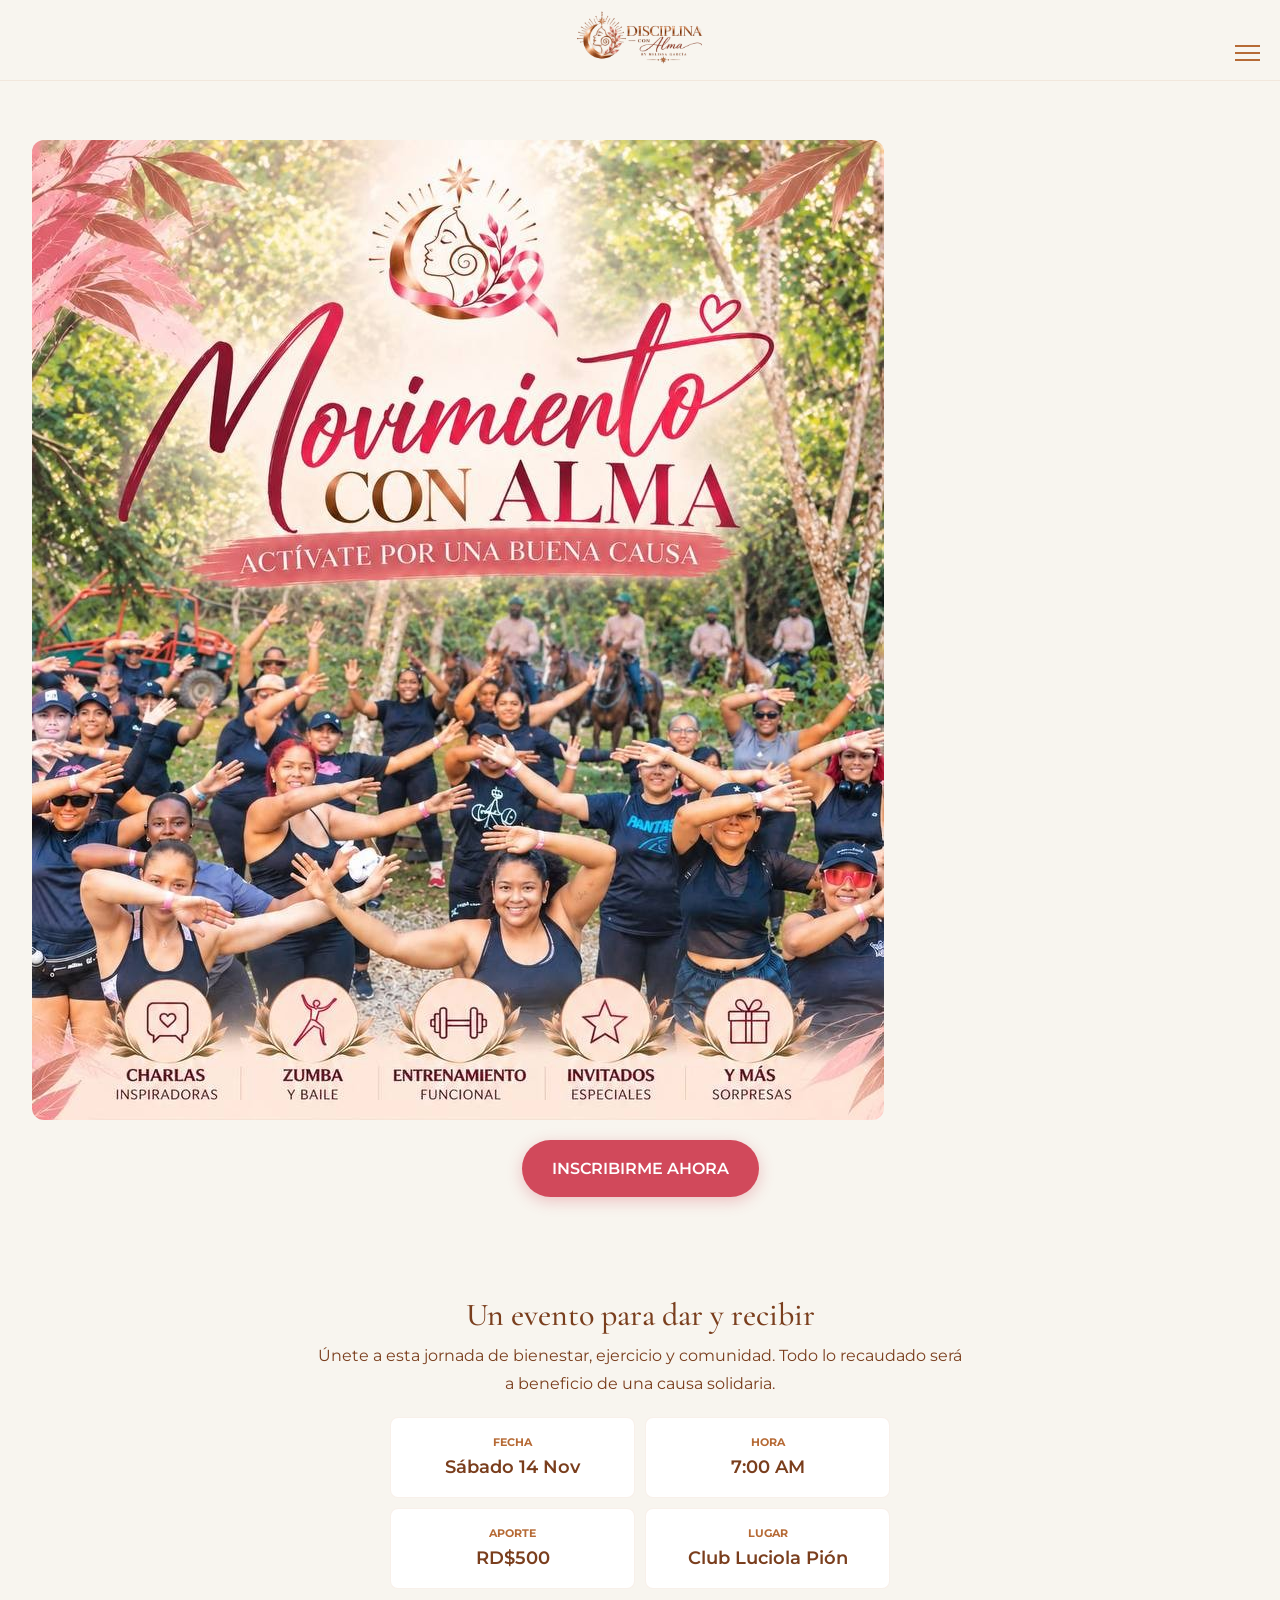
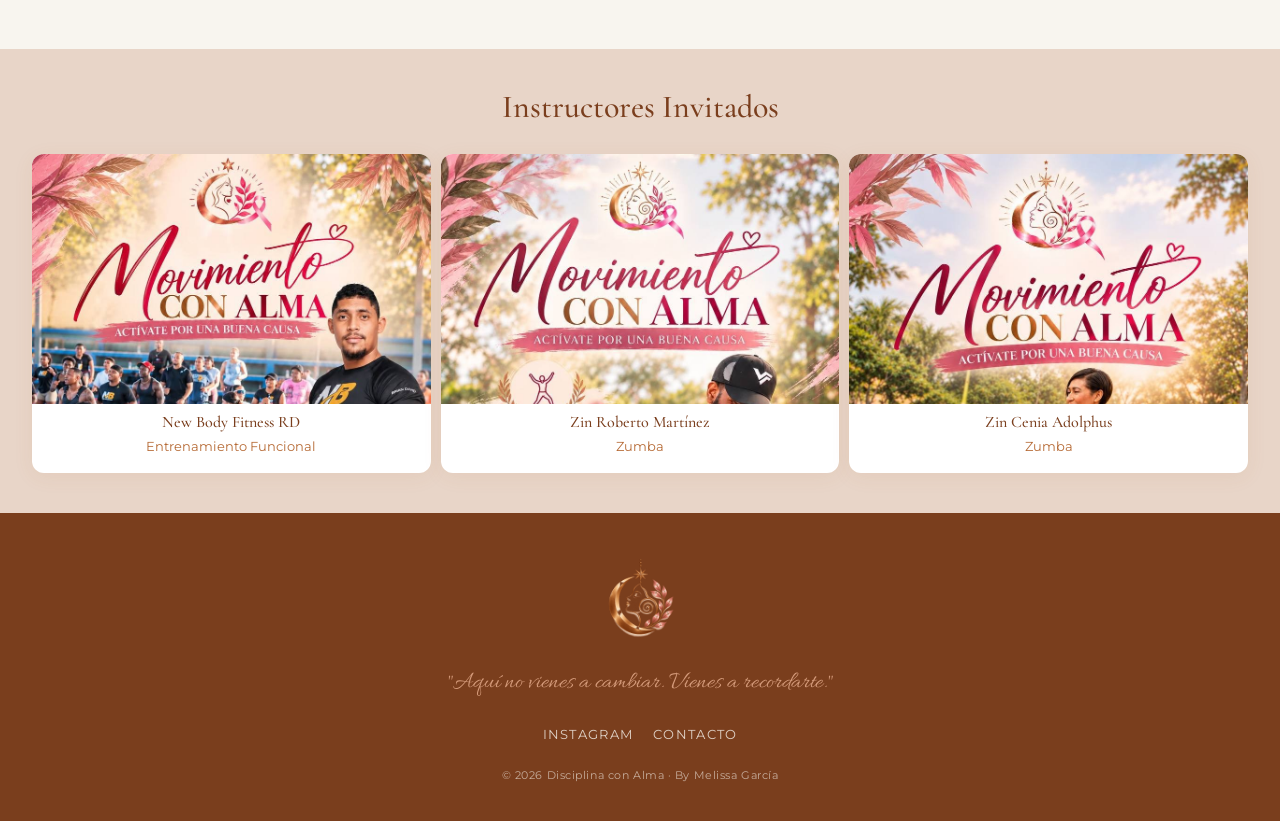
<file: solidarios.html>
<!DOCTYPE html>
<html lang="es">
<head>
  <meta charset="UTF-8">
  <meta name="viewport" content="width=device-width, initial-scale=1.0">
  <title>Movimiento con Alma — Evento Solidario | Disciplina con Alma</title>
  <link rel="preconnect" href="https://fonts.googleapis.com">
  <link rel="preconnect" href="https://fonts.gstatic.com" crossorigin>
  <link href="https://fonts.googleapis.com/css2?family=Cormorant+Garamond:ital,wght@0,400;0,500;0,600;1,400&family=Montserrat:wght@300;400;500;600&family=Allura&display=swap" rel="stylesheet">
  <link rel="stylesheet" href="assets/css/variables.css">
  <link rel="stylesheet" href="assets/css/main.css">
  <style>
    .hero-solidario { padding-top: 140px; text-align: center; background-color: var(--color-marfil); padding-bottom: 30px; }
    .hero-solidario img { max-width: 100%; height: auto; border-radius: var(--radio-md); margin-bottom: 20px; }
    .btn-solidario { display: inline-block; background-color: #D1495B; color: white; padding: 15px 30px; border-radius: 50px; text-transform: uppercase; font-weight: 600; text-decoration: none; margin-bottom: 30px; box-shadow: 0 4px 15px rgba(209, 73, 91, 0.3); }
    .info-evento { display: grid; grid-template-columns: repeat(2, 1fr); gap: 10px; margin: 20px auto; max-width: 500px; }
    .info-item { background: white; padding: 15px; border-radius: var(--radio-sm); border: 1px solid rgba(182, 106, 53, 0.1); text-align: center; }
    .info-item strong { display: block; font-size: 0.7rem; text-transform: uppercase; color: var(--color-cobre); }
    .info-item span { font-size: 1.1rem; font-weight: 600; color: var(--color-bronce); }
    .instructores-grid { display: grid; grid-template-columns: repeat(3, 1fr); gap: 10px; margin-top: 30px; }
    @media (max-width: 768px) { .instructores-grid { grid-template-columns: 1fr; } }
    .instructor-card { background: white; border-radius: var(--radio-md); overflow: hidden; text-align: center; box-shadow: var(--sombra-suave); }
    .instructor-card img { width: 100%; height: 250px; object-fit: cover; object-position: top; }
    .instructor-card h4 { margin: 10px 0 5px 0; font-family: var(--font-titulo); }
    .instructor-card p { font-size: 0.8rem; color: var(--color-cobre); margin-bottom: 15px; }
  </style>
</head>
<body>
  <nav class="navbar">
    <div class="navbar__contenedor">
      <a href="index.html"><img src="assets/img/logo/logo-horizontal.png" alt="Disciplina con Alma" class="navbar__logo-img"></a>
      <button class="navbar__toggle"><span></span><span></span><span></span></button>
      <ul class="navbar__menu">
        <li><a href="index.html">Inicio</a></li>
        <li><a href="sobre.html">Sobre</a></li>
        <li><a href="experiencias.html">Experiencias</a></li>
        <li><a href="comunidad.html">Comunidad</a></li>
        <li><a href="eventos.html">Eventos</a></li>
        <li><a href="solidarios.html" class="activo">Solidarios</a></li>
        <li><a href="contacto.html">Contacto</a></li>
      </ul>
    </div>
  </nav>

  <header class="hero-solidario">
    <div class="contenedor">
      <img src="assets/img/solidarios/movimiento-portada.jpg" alt="Movimiento con Alma">
      <a href="registro-evento.html?evento=Movimiento con Alma" class="btn-solidario">Inscribirme ahora</a>
    </div>
  </header>

  <section class="seccion text-center">
    <div class="contenedor-texto">
      <h2 class="seccion__titulo">Un evento para dar y recibir</h2>
      <p>Únete a esta jornada de bienestar, ejercicio y comunidad. Todo lo recaudado será a beneficio de una causa solidaria.</p>
      
      <div class="info-evento">
        <div class="info-item"><strong>Fecha</strong><span>Sábado 14 Nov</span></div>
        <div class="info-item"><strong>Hora</strong><span>7:00 AM</span></div>
        <div class="info-item"><strong>Aporte</strong><span>RD$500</span></div>
        <div class="info-item"><strong>Lugar</strong><span>Club Luciola Pión</span></div>
      </div>
    </div>
  </section>

  <section class="seccion seccion--arena">
    <div class="contenedor text-center">
      <h2 class="seccion__titulo">Instructores Invitados</h2>
      <div class="instructores-grid">
        <div class="instructor-card">
          <img src="assets/img/solidarios/movimiento-funcional.jpg" alt="New Body Fitness">
          <h4>New Body Fitness RD</h4>
          <p>Entrenamiento Funcional</p>
        </div>
        <div class="instructor-card">
          <img src="assets/img/solidarios/movimiento-zumba.jpg" alt="Zin Roberto">
          <h4>Zin Roberto Martínez</h4>
          <p>Zumba</p>
        </div>
        <div class="instructor-card">
          <img src="assets/img/solidarios/movimiento-zumba-2.jpg" alt="Zin Cenia">
          <h4>Zin Cenia Adolphus</h4>
          <p>Zumba</p>
        </div>
      </div>
    </div>
  </section>

  <footer class="footer">
    <img src="assets/img/logo/logo-icono.png" alt="Disciplina con Alma" class="footer__logo">
    <p class="footer__frase">"Aquí no vienes a cambiar. Vienes a recordarte."</p>
    <div class="footer__redes">
      <a href="https://instagram.com/disciplinaconalma_" target="_blank">Instagram</a>
      <a href="contacto.html">Contacto</a>
    </div>
    <p class="footer__copy">© <span data-year></span> Disciplina con Alma · By Melissa García</p>
  </footer>
  <script src="assets/js/main.js"></script>
</body>
</html>
</file>
<file: assets/css/variables.css>
/* ============================================
   DISCIPLINA CON ALMA — DESIGN TOKENS
   ============================================ */

:root {
  /* ---------- PALETA OFICIAL ---------- */
  --color-marfil:        #F8F5EF;
  --color-cobre:         #B66A35;
  --color-rosa-cobre:    #D49A7A;
  --color-bronce:        #7A3E1D;
  --color-verde-bosque:  #4E5C4A;
  --color-arena:         #E8D5C8;
  --color-rosa-polvo:    #DDB7A6;
  --color-taupe:         #B7A18E;

  --color-marfil-soft:   #FBF9F4;
  --color-marfil-puro:   #FFFFFF;
  
  /* ---------- TIPOGRAFÍAS ---------- */
  --font-titulo:  'Cormorant Garamond', 'Cinzel', Georgia, serif;
  --font-texto:   'Montserrat', 'Poppins', sans-serif;
  --font-firma:   'Allura', cursive;

  /* ---------- ESPACIADOS ---------- */
  --espacio-xs: 0.5rem;
  --espacio-sm: 1rem;
  --espacio-md: 2rem;
  --espacio-lg: 4rem;
  --espacio-xl: 6rem;

  /* ---------- LAYOUT ---------- */
  --contenedor-max: 1400px;
  --contenedor-texto: 720px;

  /* ---------- BORDES Y SOMBRAS ---------- */
  --radio-sm: 8px;
  --radio-md: 12px;
  --radio-lg: 20px;
  --sombra-suave:  0 4px 20px rgba(182, 106, 53, 0.08);
  --sombra-media:  0 8px 30px rgba(122, 62, 29, 0.12);
  --sombra-fuerte: 0 15px 40px rgba(122, 62, 29, 0.15);

  --transicion-suave: all 0.3s ease;
}

/* ============================================
   RESET Y BASE
   ============================================ */
*, *::before, *::after { box-sizing: border-box; margin: 0; padding: 0; }
html { scroll-behavior: smooth; -webkit-font-smoothing: antialiased; }
body {
  font-family: var(--font-texto);
  font-size: 1rem;
  line-height: 1.7;
  color: var(--color-bronce);
  background-color: var(--color-marfil);
  overflow-x: hidden;
}
img { max-width: 100%; height: auto; display: block; }
a { color: inherit; text-decoration: none; transition: var(--transicion-suave); }
ul, ol { list-style: none; }
button { font-family: inherit; cursor: pointer; border: none; background: none; }

h1, h2, h3, h4 {
  font-family: var(--font-titulo);
  font-weight: 500;
  line-height: 1.1;
  color: var(--color-bronce);
}
p { margin-bottom: var(--espacio-sm); }

.contenedor { max-width: var(--contenedor-max); margin: 0 auto; padding: 0 var(--espacio-md); }
.contenedor-texto { max-width: var(--contenedor-texto); margin: 0 auto; padding: 0 var(--espacio-md); }
.text-center { text-align: center; }
</file>
<file: assets/css/main.css>
/* ============================================
   DISCIPLINA CON ALMA — MAIN CSS
   ============================================ */

/* ---------- NAVBAR (Fijo y Centrado) ---------- */
.navbar {
  position: absolute; 
  top: 0; left: 0; width: 100%;
  z-index: 1000;
  padding: 10px 0;
  transition: var(--transicion-suave);
  background-color: rgba(248, 245, 239, 0.95); 
  backdrop-filter: blur(10px);
  -webkit-backdrop-filter: blur(10px);
  border-bottom: 1px solid rgba(182, 106, 53, 0.1);
}

.navbar.scrolled {
  position: fixed;
  background-color: rgba(248, 245, 239, 0.98);
  box-shadow: 0 4px 15px rgba(0,0,0,0.05);
  padding: 5px 0;
}

.navbar__contenedor {
  max-width: var(--contenedor-max);
  margin: 0 auto;
  padding: 0 15px;
  display: flex;
  flex-direction: column; /* Logo arriba, menú abajo */
  align-items: center;
  justify-content: center;
  position: relative;
}

.navbar__logo-img {
  height: 55px; 
  width: auto;
  max-width: 220px;
  object-fit: contain;
  display: block;
  margin-bottom: 5px;
}

.navbar.scrolled .navbar__logo-img {
  height: 45px;
}

/* Menú (Móvil por defecto) */
.navbar__toggle {
  display: block; 
  padding: 5px;
  background: none;
  border: none;
  cursor: pointer;
  position: absolute;
  right: 15px;
  top: 25px;
}

.navbar__toggle span {
  display: block;
  width: 25px; 
  height: 2px;
  background-color: var(--color-cobre);
  margin: 5px 0;
  transition: all 0.3s ease;
}

.navbar__menu {
  position: absolute;
  top: 100%; left: 0; width: 100%;
  background-color: var(--color-marfil);
  display: flex;
  flex-direction: column;
  align-items: center;
  padding: 20px 0;
  box-shadow: 0 10px 20px rgba(0,0,0,0.05);
  transform: translateY(-150%);
  transition: transform 0.4s ease;
  z-index: -1;
  list-style: none;
}

.navbar__menu.active { transform: translateY(0); z-index: 999; }
.navbar__menu li { margin: 10px 0; width: 100%; text-align: center; }
.navbar__menu a {
  font-size: 0.85rem;
  letter-spacing: 0.1em;
  text-transform: uppercase;
  color: var(--color-bronce);
  display: block;
  padding: 5px 0;
}
.navbar__menu a.activo { color: var(--color-cobre); font-weight: 600; }

/* ============================================
   ICONOS SVG (Arreglo del fondo negro)
   ============================================ */
.pilar__icono, .experiencia__icono {
  width: 40px;
  height: 40px;
  stroke: var(--color-cobre);
  stroke-width: 1.5;
  fill: none !important; 
  margin: 0 auto 15px auto;
  display: block;
  transition: var(--transicion-suave);
}

.pilar:hover .pilar__icono, .experiencia:hover .experiencia__icono {
  stroke: var(--color-bronce);
  transform: scale(1.1);
}

/* ============================================
   BOTONES
   ============================================ */
.btn {
  display: inline-flex; 
  align-items: center; 
  justify-content: center;
  padding: 15px 30px; 
  font-size: 0.8rem; 
  letter-spacing: 0.1em;
  text-transform: uppercase; 
  font-weight: 600; 
  transition: all 0.3s ease;
  cursor: pointer; 
  width: 100%; 
  max-width: 320px; 
  margin: 0 auto;
  border: none;
  text-decoration: none;
}

.btn--primario { background-color: var(--color-cobre); color: var(--color-marfil); border: 1px solid var(--color-cobre); }
.btn--primario:hover { background-color: var(--color-bronce); }
.btn--secundario { background: transparent; color: var(--color-bronce); border: 1px solid var(--color-bronce); }

/* ============================================
   HERO Y SECCIONES
   ============================================ */
.hero-luxury { padding: 160px 20px 60px; background-color: var(--color-marfil); }
.hero-luxury__contenedor { display: flex; flex-direction: column; gap: 30px; max-width: 1000px; margin: 0 auto; }
.hero-luxury__texto { text-align: center; }
.hero-luxury__etiqueta { font-size: 0.7rem; letter-spacing: 0.2em; text-transform: uppercase; color: var(--color-cobre); margin-bottom: 15px; }
.hero-luxury__titulo { font-size: 2.8rem; margin-bottom: 15px; line-height: 1.1; color: var(--color-bronce); font-family: var(--font-titulo); }
.hero-luxury__titulo span { display: block; font-family: var(--font-firma); font-size: 4rem; color: var(--color-cobre); margin-top: -15px; }
.hero-luxury__desc { font-size: 1rem; margin-bottom: 25px; max-width: 600px; margin-left: auto; margin-right: auto; }
.hero-luxury__acciones { display: flex; flex-direction: column; gap: 10px; align-items: center; }
.hero-luxury__imagen img { border-radius: var(--radio-lg); width: 100%; height: auto; object-fit: cover; }

.seccion { padding: 40px 0; }
.seccion--arena { background-color: var(--color-arena); }
.seccion--verde { background-color: var(--color-verde-bosque); color: var(--color-marfil); }
.seccion--verde h2, .seccion--verde p, .seccion--verde h3 { color: var(--color-marfil); }

.seccion__titulo { font-family: var(--font-titulo); font-size: 2rem; text-align: center; margin-bottom: 10px; }
.seccion__subtitulo { font-size: 1.4rem; color: var(--color-cobre); font-family: var(--font-firma); text-align: center; margin-bottom: 20px; }

.hero--interno { padding: 140px var(--espacio-md) 30px; text-align: center; border-bottom: 1px solid rgba(182, 106, 53, 0.1); background-color: var(--color-marfil); }
.hero__frase { font-family: var(--font-firma); font-size: 1.5rem; color: var(--color-cobre); margin: 0; }

/* ============================================
   GRILLAS Y TARJETAS
   ============================================ */
.grid-pilares, .grid-experiencias, .grid-dos, .grid-eventos, .grid-testimonios {
  display: grid;
  grid-template-columns: 1fr;
  gap: 15px;
  padding: 0 15px;
  list-style: none;
  margin-top: 20px;
}

@media (min-width: 768px) {
  .grid-pilares, .grid-experiencias { grid-template-columns: repeat(2, 1fr); }
  .grid-dos, .grid-eventos { grid-template-columns: repeat(2, 1fr); }
  .grid-testimonios { grid-template-columns: repeat(3, 1fr); }
  .hero-luxury__contenedor { flex-direction: row; align-items: center; }
  .hero-luxury__texto, .hero-luxury__imagen { flex: 1; text-align: left; }
  .hero-luxury__acciones { flex-direction: row; justify-content: flex-start; }
}

.pilar, .experiencia {
  background-color: var(--color-marfil-puro);
  padding: 25px 15px;
  border-radius: var(--radio-md);
  text-align: center;
  display: flex;
  flex-direction: column;
  align-items: center;
  justify-content: flex-start;
  box-shadow: var(--sombra-suave);
  border: 1px solid rgba(182, 106, 53, 0.1);
  transition: var(--transicion-suave);
}

.pilar:hover, .experiencia:hover {
  transform: translateY(-5px);
  box-shadow: var(--sombra-media);
}

.pilar__titulo, .experiencia__nombre {
  font-family: var(--font-titulo);
  font-size: 1.1rem;
  color: var(--color-bronce);
  margin: 0 0 5px 0;
  text-transform: uppercase;
  letter-spacing: 0.05em;
}

.pilar p, .experiencia p {
  font-size: 0.85rem;
  color: var(--color-bronce);
  opacity: 0.8;
  margin: 0;
  line-height: 1.4;
}

/* ============================================
   FORMULARIO DE CONTACTO
   ============================================ */
.contacto-wrapper { background-color: var(--color-arena); padding: 20px; border-radius: var(--radio-lg); max-width: 600px; margin: 0 auto; }
.form-card { background-color: var(--color-marfil-puro); border-radius: var(--radio-md); padding: 25px 20px; box-shadow: 0 10px 30px rgba(122, 62, 29, 0.08); border: 1px solid rgba(182, 106, 53, 0.1); }
.form-group { margin-bottom: 1.2rem; display: flex; flex-direction: column; gap: 0.5rem; }
.form-label { font-size: 0.75rem; text-transform: uppercase; letter-spacing: 0.1em; color: var(--color-bronce); font-weight: 600; }
.form-control { width: 100%; padding: 0.9rem; font-family: var(--font-texto); font-size: 1rem; color: var(--color-bronce); background-color: var(--color-marfil-soft); border: 1px solid rgba(182, 106, 53, 0.2); border-radius: var(--radio-sm); outline: none; }
.form-control:focus { border-color: var(--color-cobre); background-color: var(--color-marfil-puro); }
textarea.form-control { resize: vertical; min-height: 100px; }
.btn-submit { width: 100%; padding: 1rem; font-size: 0.9rem; background-color: var(--color-cobre); color: var(--color-marfil); border: none; border-radius: var(--radio-sm); text-transform: uppercase; font-weight: 600; cursor: pointer; }
.btn-submit:hover { background-color: var(--color-bronce); }

.info-grid { display: grid; grid-template-columns: 1fr; gap: 20px; margin-top: 40px; text-align: center; }
@media (min-width: 768px) { .info-grid { grid-template-columns: repeat(3, 1fr); } }
.info-bloque__titulo { font-size: 0.75rem; text-transform: uppercase; color: var(--color-cobre); font-weight: 600; margin-bottom: 5px; }
.info-bloque__link { font-family: var(--font-titulo); font-size: 1.2rem; color: var(--color-bronce); text-decoration: none; }

/* ============================================
   FOOTER
   ============================================ */
.footer { background-color: var(--color-bronce); color: var(--color-marfil); padding: 40px 20px 20px; text-align: center; }
.footer__logo { max-width: 90px; margin: 0 auto 20px auto; }
.footer__frase { font-family: var(--font-firma); font-size: 1.5rem; color: var(--color-rosa-cobre); margin-bottom: 20px; }
.footer__redes { display: flex; justify-content: center; gap: 20px; margin-bottom: 20px; }
.footer__redes a { font-size: 0.8rem; letter-spacing: 0.1em; text-transform: uppercase; opacity: 0.8; color: var(--color-marfil); text-decoration: none; }
.footer__redes a:hover { opacity: 1; color: var(--color-cobre); }
.footer__copy { font-size: 0.7rem; opacity: 0.6; letter-spacing: 0.05em; }
</file>
